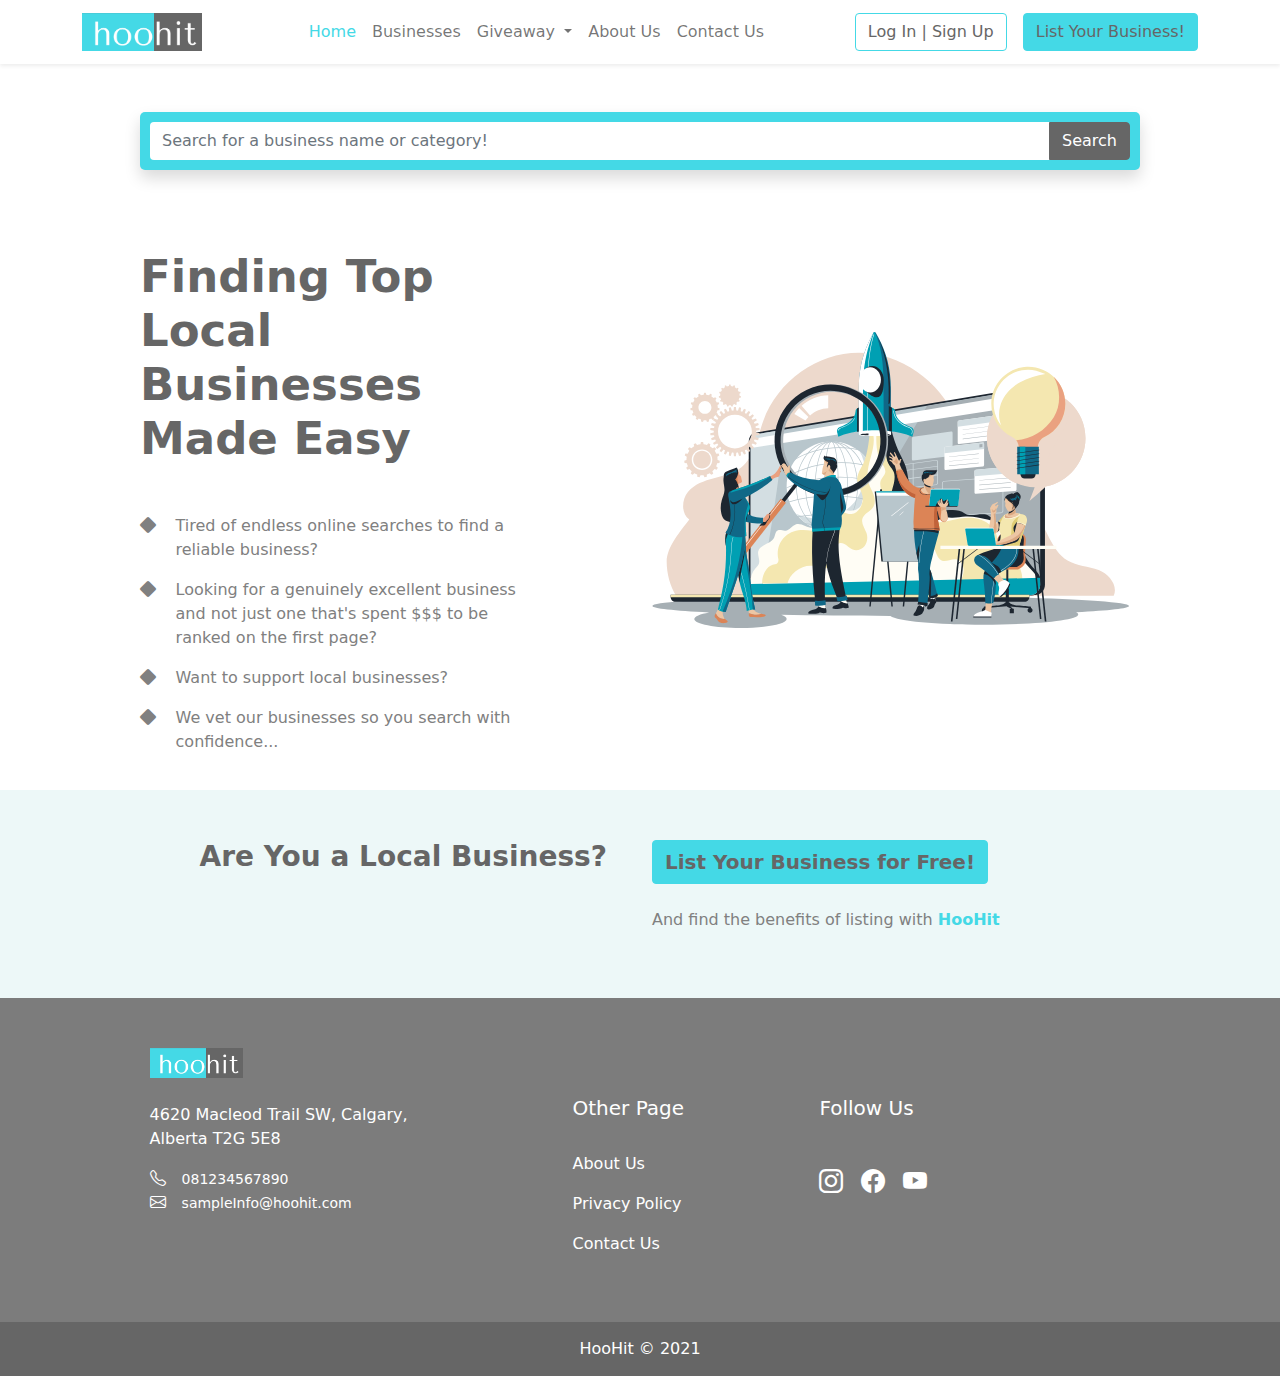
<file: index.html>
<!doctype html>
<html lang="en">
  <head>
    <!-- Required meta tags -->
    <meta charset="utf-8">
    <meta name="viewport" content="width=device-width, initial-scale=1">

    <!-- Bootstrap CSS -->
    <link href="css/bootstrap.css" rel="stylesheet">
    <link rel="stylesheet" href="https://cdn.jsdelivr.net/npm/bootstrap-icons@1.5.0/font/bootstrap-icons.css">
    <link rel="stylesheet" href="custom-style.css">

    <title>Home</title>
  </head>
  <body>
    <!-- NAVBAR -->
    <nav class="navbar navbar-expand-lg navbar-light shadow-sm" style="background-color: white;">
        <div class="container">
          <a class="navbar-brand" href="index.html"><img src="image/Logo.png" width="120"></a>
          <button class="navbar-toggler" type="button" data-bs-toggle="collapse" data-bs-target="#navbarSupportedContent" aria-controls="navbarSupportedContent" aria-expanded="false" aria-label="Toggle navigation">
            <span class="navbar-toggler-icon"></span>
          </button>
          <div class="collapse navbar-collapse" id="navbarSupportedContent">
            <ul class="navbar-nav mx-auto mb-2 mb-lg-0">
              <li class="nav-item">
                <a class="nav-link active" style="color: #44d9e6;" aria-current="page" href="index.html">Home</a>
              </li>
              <li class="nav-item">
                <a class="nav-link" href="businesses.html">Businesses</a>
              </li>
              <li class="nav-item dropdown">
                <a class="nav-link dropdown-toggle" href="#" id="navbarDropdown" role="button" data-bs-toggle="dropdown" aria-expanded="false">
                  Giveaway
                </a>
                <ul class="dropdown-menu" aria-labelledby="navbarDropdown">
                  <li><a class="dropdown-item" href="#">View All</a></li>
                </ul>
              </li>
              <li class="nav-item">
                <a class="nav-link" href="#">About Us</a>
              </li>
              <li class="nav-item">
                <a class="nav-link" href="#">Contact Us</a>
              </li>
            </ul>
            <form class="d-flex">
                <a  class="btn btn-cust-border" href="login-signup.html" style="margin-right: 1rem; " type="submit">Log In | Sign Up</a>
                <a  class="btn btn-cust-primary" href="business-register.html" type="submit">List Your Business!</a>
            </form>
          </div>
        </div>
      </nav>

      <div class="container-fluid text-center d-sm-none d-md-none d-lg-none d-xs-block" style="padding: 20px; background-color: #edf8f8;">
        <a href="#to-business" style="text-decoration: none; color: #44d9e6; font-weight: bold; font-size: 12px;">Are you a local business looking for customers?</a>
      </div>

      <div class="container" style="width: 80%;">
        <div class="shadow mt-5" style="background-color: #44d9e6; border-radius: 5px;">
          <div class="input-group mb-3" style="padding: 10px;">
            <input type="text" class="form-control" style="border-width: 0px;" placeholder="Search for a business name or category!" aria-label="Recipient's username" aria-describedby="button-addon2">
            <button class="btn btn-cust-secondary" type="button" id="button-addon2">Search</button>
          </div>
        </div>
      </div>

      <!-- For Desktop View -->

      <div class="container d-none d-lg-block" style="margin-top: 80px; margin-bottom: 50px; width: 80%;">
        <div class="row">
          <div class="col-sm-12 col-md-5 col-xs-12">
            <!-- <p style="color: #44d9e6;">WELCOME TO HOOHIT</p> -->
            <h1 style="color: #666666; font-weight: bolder; font-size: 45px;">Finding Top Local Businesses Made Easy</h1>

            <div style="color: grey; margin-bottom: -30px; font-weight: 500;">
              <div class="row mt-5">
                <div class="col-sm-1"><i class="bi bi-diamond-fill"></i></div>
                <div class="col-sm-11"><p>Tired of endless online searches to find a reliable business?</p></div>
              </div>
              <div class="row">
                <div class="col-md-1"><i class="bi bi-diamond-fill"></i></div>
                <div class="col-md-11"><p>Looking for a genuinely excellent business and not just one that's spent $$$ to be ranked on the first page?</p></div>
              </div>
              <div class="row">
                <div class="col-md-1"><i class="bi bi-diamond-fill"></i></div>
                <div class="col-md-11"><p>Want to support local businesses?</p></div>
              </div>
              <div class="row">
                <div class="col-md-1"><i class="bi bi-diamond-fill"></i></div>
                <div class="col-md-11"><p>We vet our businesses so you search with confidence...</p></div>
              </div>
            </div>
          </div>

          <div class="col-md-7 col-sm-12 d-flex justify-content-end" style="margin-top: -30px;">
            <img src="image/home page.svg" alt="..." width="90%">
          </div>
        </div>
      </div>

      <!-- For Mobile View -->

      <div class="container d-lg-none d-xs-block d-md-block" style="margin-top: 80px; width: 80%;">
        <div class="row">
          <div class="col-xs-12 mb-5" style="margin-top: -50px;">
            <img src="image/home page.svg" width="100%" alt="...">
          </div>

          <div class="col-sm-12 col-md-12 col-xs-12">
            <!-- <p style="color: #44d9e6;">WELCOME TO HOOHIT</p> -->
            <h1 style="color: #666666; font-weight: bolder; font-size: 30px;">Finding Top Local Businesses Made Easy</h1>
            
            <div style="color: grey; font-size: 12px; font-weight: 500;">
              <table class="mt-5 mb-4">
                <tr>
                  <td style="vertical-align: top;"><i class="bi bi-diamond-fill"></i>&ensp;&ensp;</td>
                  <td style="vertical-align: top; padding-bottom: 10px; padding-left: 10px;"><small>Tired of endless online searches to find a reliable business?</small></td>
                </tr>
                <tr>
                  <td style="vertical-align: top;"><i style="top: -10px;" class="bi bi-diamond-fill"></i>&ensp;&ensp;</td>
                  <td style="vertical-align: top; padding-bottom: 10px; padding-left: 10px;"><small>Looking for a genuinely excellent business and not just one that's spent $$$ to be ranked on the first page?</small></td>
                </tr>
                <tr>
                  <td style="vertical-align: top;"><i class="bi bi-diamond-fill"></i>&ensp;&ensp;</td>
                  <td style="vertical-align: top; padding-bottom: 10px; padding-left: 10px;"><small>Want to support local businesses?</small></td>
                </tr>
                <tr>
                  <td style="vertical-align: top;"><i class="bi bi-diamond-fill"></i>&ensp;&ensp;</td>
                  <td style="vertical-align: top; padding-bottom: 10px; padding-left: 10px;"><small>We vet our businesses so you search with confidence...</small></td>
                </tr>
              </table>
            </div>
          </div>
        </div>
      </div>

      <div class="container-fluid" style="background-color: #edf8f8; margin-top: 10px;">
        <div class="container d-none d-lg-block" style="width: 80%;">
          <div class="row" style="padding: 50px;">
            <div class="col-lg-6">
                <h3 style="color: #666666; font-weight: bolder;">Are You a Local Business?</h3>
            </div>
            <div class="col-lg-6">
              <a href="business-register.html" class="btn btn-cust-primary" style="font-size: 20px; font-weight: bold;" type="submit">List Your Business for Free!</a>
              <br><br>
              <p style="color:grey;">And find the benefits of listing with <span style="color: #44d9e6; font-weight: bold;">HooHit</span></p>
            </div>
          </div>
        </div>

        <div class="container d-lg-none d-xs-block d-md-block">
          <section id="to-business">
           <div class="row">
            <div class="col-md-12 col-sm-12 col-xs-12 text-center">
              <div style="margin-top: 50px; margin-bottom: 50px;">
                <h5 style="color: #666666; font-weight: bolder;">Are You a Local Business?</h5>
                <a href="business-register.html" class="btn btn-cust-primary mt-3" style="font-size: 17px; font-weight: bold;" type="submit">List Your Business for Free!</a>
                <p style="color:grey; margin-top: 25px;">And find the benefits of listing with <span style="color: #44d9e6; font-weight: bold;">HooHit.</span></p>
              </div>
            </div>
          </section>
        </div>
      </div>

      <div class="container-fluid" style="background-color: #7C7C7C;">
        <div class="container" style="width: 80%; padding-top: 50px; padding-bottom: 50px;">
          <div class="row">
            <div class="col-lg-4 col-md-5 col-sm-12 col-xs-12" style="color: white;">
              <img src="image/Logo.png" width="30%" alt="...">
              <p style="margin-top: 25px;">4620 Macleod Trail SW, Calgary, Alberta T2G 5E8</p>
              <i class="bi bi-telephone"></i>&ensp;&ensp;<small>081234567890</small> <br>
              <i class="bi bi-envelope"></i>&ensp;&ensp;<small>sampleInfo@hoohit.com</small>
            </div>
            <div class="d-none d-lg-block col-lg-4" style="color: white; padding-left: 100px;">
              <h5 class="mt-5">Other Page</h5>
              <br>
              <p>About Us</p>
              <p>Privacy Policy</p>
              <p>Contact Us</p>
            </div>
            <div class="d-md-block d-lg-none d-xs-block col-md-4 col-sm-4 col-xs-12" style="color: white;">
              <h5 class="mt-5">Other Page</h5>
              <br>
              <p>About Us</p>
              <p>Privacy Policy</p>
              <p>Contact Us</p>
            </div>
            <div class="col-lg-4 col-md-3 col-sm-12 col-xs-12" style="color: white; font-size: 24px;">
              <h5 class="mt-5">Follow Us</h5>
              <br>
              <div class="d-inline" style="margin-right: 10px;">
                <i class="bi bi-instagram"></i>
              </div>
              <div class="d-inline" style="margin-right: 10px;">
                <i class="bi bi-facebook"></i>
              </div>
              <div class="d-inline">
                <i class="bi bi-youtube"></i>
              </div>
            </div>
          </div>
        </div>
      </div>

      <div class="container-fluid text-center" style="background-color: #666666;">
        <div style="padding-top: 15px; padding-bottom: 15px; color: white;">HooHit © 2021</div>
      </div>

    <script src="js/bootstrap.js"></script>
    <script src="js/popper.min.js"></script>
  </body>
</html>
</file>
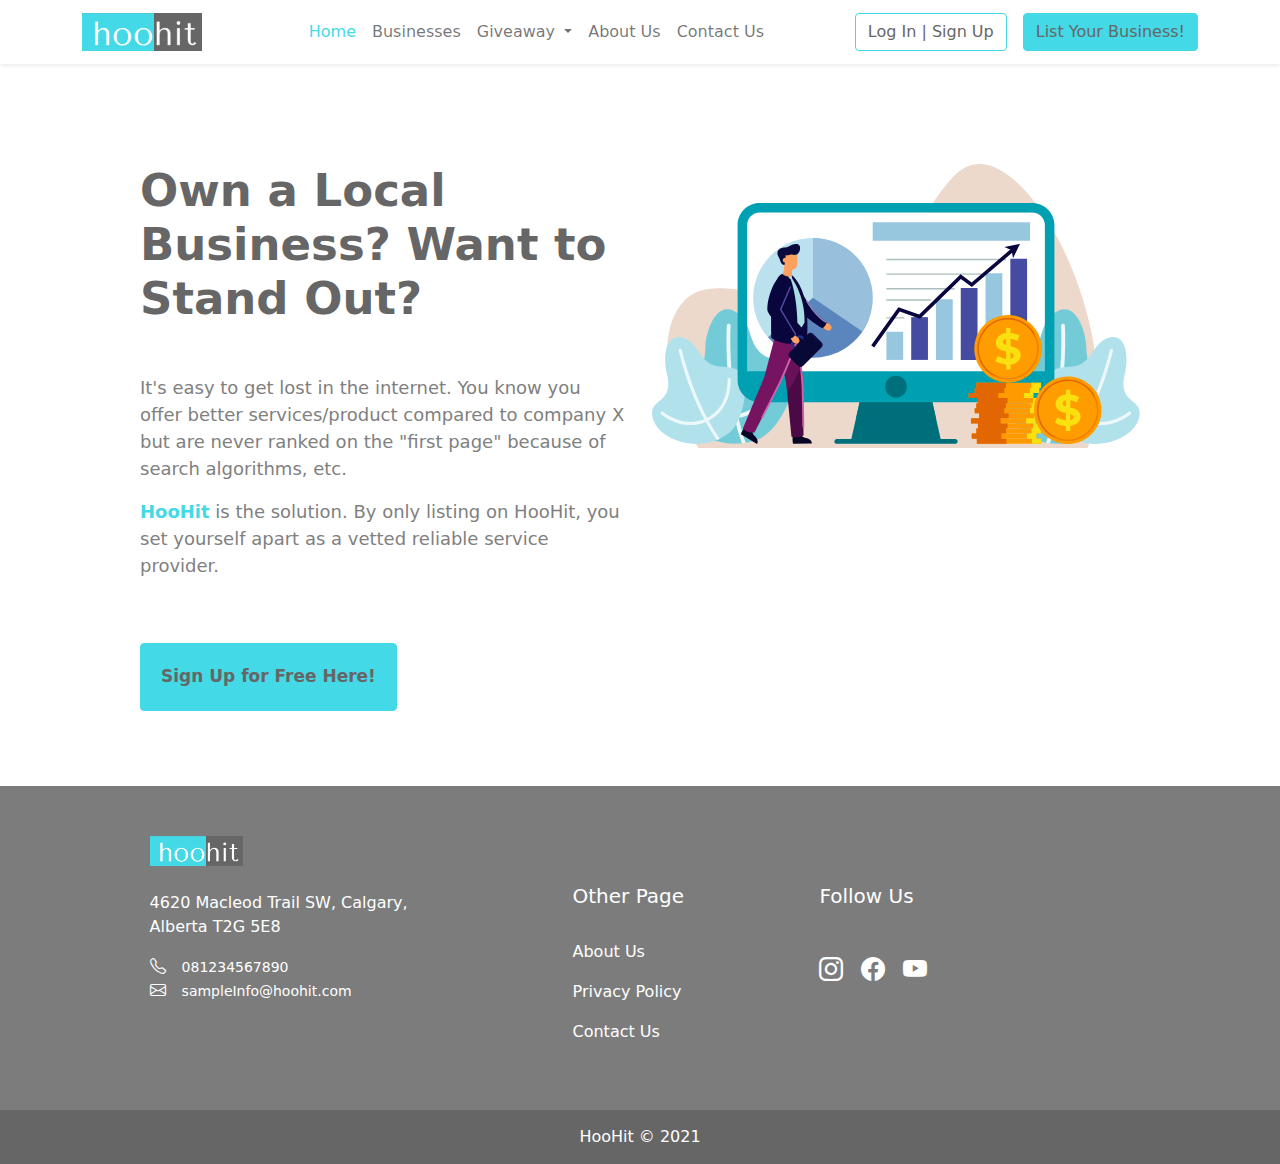
<file: business-landing.html>
<!doctype html>
<html lang="en">
  <head>
    <!-- Required meta tags -->
    <meta charset="utf-8">
    <meta name="viewport" content="width=device-width, initial-scale=1">

    <!-- Bootstrap CSS -->
    <link href="css/bootstrap.css" rel="stylesheet">
    <link rel="stylesheet" href="https://cdn.jsdelivr.net/npm/bootstrap-icons@1.5.0/font/bootstrap-icons.css">
    <link rel="stylesheet" href="custom-style.css">

    <title>Business</title>
  </head>
  <body>
    <!-- NAVBAR -->
    <nav class="navbar navbar-expand-lg navbar-light shadow-sm" style="background-color: white;">
        <div class="container">
          <a class="navbar-brand" href="index.html"><img src="image/Logo.png" width="120"></a>
          <button class="navbar-toggler" type="button" data-bs-toggle="collapse" data-bs-target="#navbarSupportedContent" aria-controls="navbarSupportedContent" aria-expanded="false" aria-label="Toggle navigation">
            <span class="navbar-toggler-icon"></span>
          </button>
          <div class="collapse navbar-collapse" id="navbarSupportedContent">
            <ul class="navbar-nav mx-auto mb-2 mb-lg-0">
              <li class="nav-item">
                <a class="nav-link active" style="color: #44d9e6;" aria-current="page" href="index.html">Home</a>
              </li>
              <li class="nav-item">
                <a class="nav-link" href="businesses.html">Businesses</a>
              </li>
              <li class="nav-item dropdown">
                <a class="nav-link dropdown-toggle" href="#" id="navbarDropdown" role="button" data-bs-toggle="dropdown" aria-expanded="false">
                  Giveaway
                </a>
                <ul class="dropdown-menu" aria-labelledby="navbarDropdown">
                  <li><a class="dropdown-item" href="#">View All</a></li>
                </ul>
              </li>
              <li class="nav-item">
                <a class="nav-link" href="#">About Us</a>
              </li>
              <li class="nav-item">
                <a class="nav-link" href="#">Contact Us</a>
              </li>
            </ul>
            <form class="d-flex">
                <a  class="btn btn-cust-border" href="login-signup.html" style="margin-right: 1rem;" type="submit">Log In | Sign Up</a>
                <a  class="btn btn-cust-primary" href="business-register.html" type="submit">List Your Business!</a>
            </form>
          </div>
        </div>
      </nav>

      <div class="container" style="margin-top: 100px; width: 80%;">
        <div class="row">
          <div class="col-xs-12 col-md-12 col-sm-12 d-lg-none d-md-block d-xs-block mb-5" style="margin-top: -50px;">
            <img src="image/sign up business.svg" width="100%" alt="...">
          </div>

          <div class="col-lg-6 col-sm-12 col-md-12 col-xs-12">
            <!-- <p style="color: #44d9e6;">WELCOME TO HOOHIT</p> -->
            <h1 class="d-none d-lg-block" style="color: #666666; font-weight: bolder; font-size: 45px;">Own a Local Business? Want to Stand Out?</h1>
            <h1 class="d-md-block d-lg-none d-xs-block" style="color: #666666; font-weight: bolder; font-size: 30px;">Own a Local Business? Want to Stand Out?</h1>

            <div style="color: grey;">
              <div class="row mt-5">
                <div class="col-md-12 col-sm-12 col-xs-12 d-none d-sm-block" style="font-size: 18px;">
                    <p>It's easy to get lost in the internet. You know you offer better services/product
                    compared to company X but are never ranked on the "first page" because of 
                    search algorithms, etc.</p>
                    <p><span style="color: #44d9e6; font-weight: bold;">HooHit</span> is the solution. By only listing on HooHit, you set yourself apart as a 
                    vetted reliable service provider.</p>
                </div>

                <div class="col-md-12 col-sm-12 col-xs-12 d-md-none d-lg-none d-xs-block" style="font-size: 14px;">
                  <p>It's easy to get lost in the internet. You know you offer better services/product
                  compared to company X but are never ranked on the "first page" because of 
                  search algorithms, etc.</p>
                  <p><span style="color: #44d9e6; font-weight: bold;">HooHit</span> is the solution. By only listing on HooHit, you set yourself apart as a 
                  vetted reliable service provider.</p>
              </div>
              </div>
            </div>

            <a href="business-register.html" class="btn btn-cust-primary mt-5" style="padding: 20px; margin-bottom: 75px; font-size: 17px; font-weight: bold;" type="submit">Sign Up for Free Here!</a>
          </div>

          <div class="col-lg-6 d-none d-lg-block">
            <img src="image/sign up business.svg" width="100%" alt="...">
          </div>
        </div>
      </div>

      <div class="container-fluid" style="background-color: #7C7C7C;">
        <div class="container" style="width: 80%; padding-top: 50px; padding-bottom: 50px;">
          <div class="row">
            <div class="col-lg-4 col-md-5 col-sm-12 col-xs-12" style="color: white;">
              <img src="image/Logo.png" width="30%" alt="...">
              <p style="margin-top: 25px;">4620 Macleod Trail SW, Calgary, Alberta T2G 5E8</p>
              <i class="bi bi-telephone"></i>&ensp;&ensp;<small>081234567890</small> <br>
              <i class="bi bi-envelope"></i>&ensp;&ensp;<small>sampleInfo@hoohit.com</small>
            </div>
            <div class="d-none d-lg-block col-lg-4" style="color: white; padding-left: 100px;">
              <h5 class="mt-5">Other Page</h5>
              <br>
              <p>About Us</p>
              <p>Privacy Policy</p>
              <p>Contact Us</p>
            </div>
            <div class="d-md-block d-lg-none d-xs-block col-md-4 col-sm-4 col-xs-12" style="color: white;">
              <h5 class="mt-5">Other Page</h5>
              <br>
              <p>About Us</p>
              <p>Privacy Policy</p>
              <p>Contact Us</p>
            </div>
            <div class="col-lg-4 col-md-3 col-sm-12 col-xs-12" style="color: white; font-size: 24px;">
              <h5 class="mt-5">Follow Us</h5>
              <br>
              <div class="d-inline" style="margin-right: 10px;">
                <i class="bi bi-instagram"></i>
              </div>
              <div class="d-inline" style="margin-right: 10px;">
                <i class="bi bi-facebook"></i>
              </div>
              <div class="d-inline">
                <i class="bi bi-youtube"></i>
              </div>
            </div>
          </div>
        </div>
      </div>

      <div class="container-fluid text-center" style="background-color: #666666;">
        <div style="padding-top: 15px; padding-bottom: 15px; color: white;">HooHit © 2021</div>
      </div>

    <script src="js/bootstrap.js"></script>
    <script src="js/popper.min.js"></script>
  </body>
</html>
</file>
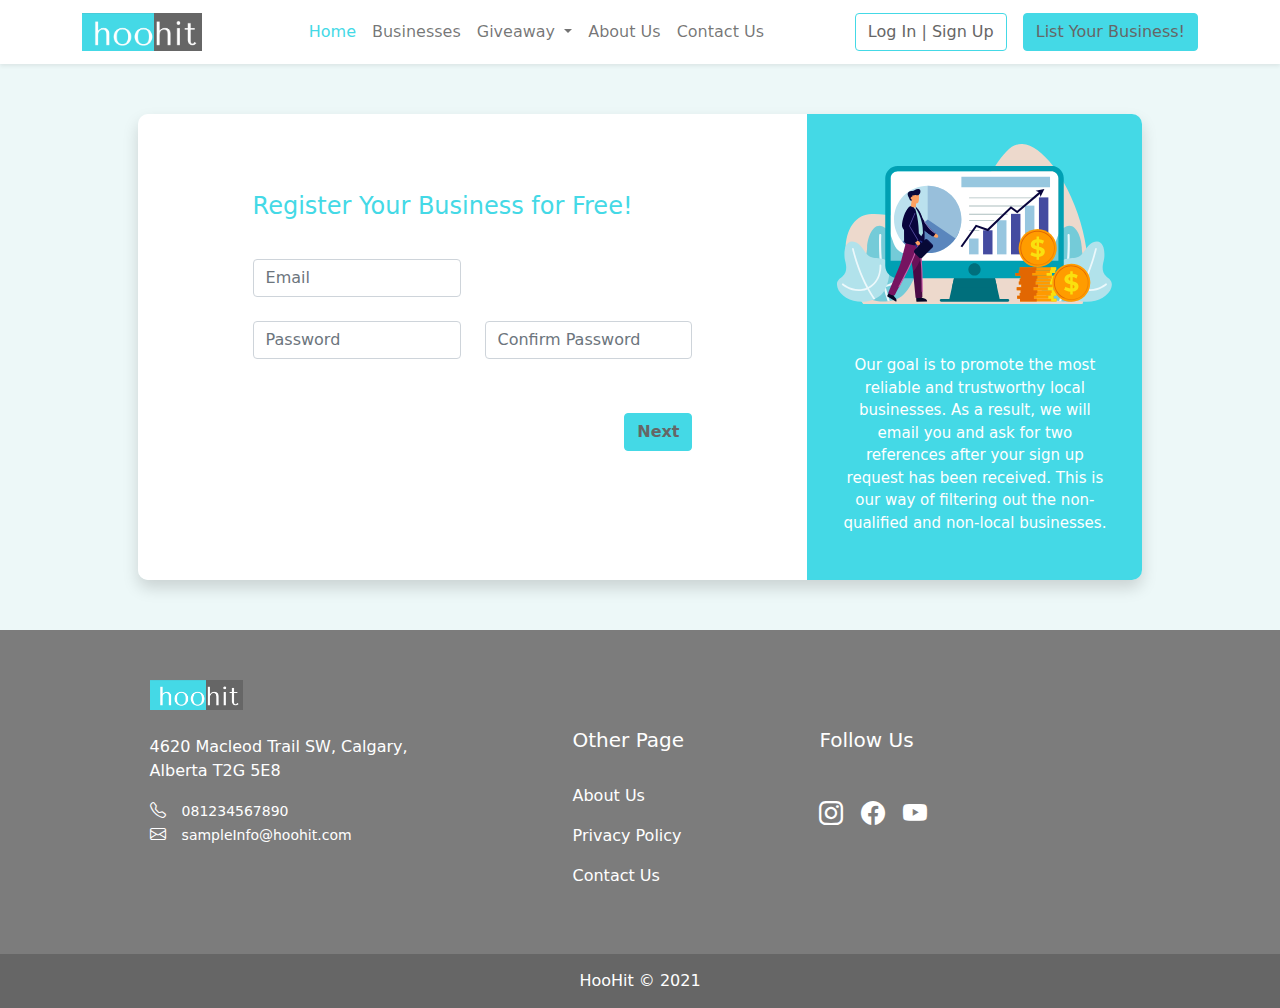
<file: business-register.html>
<!doctype html>
<html lang="en">
  <head>
    <!-- Required meta tags -->
    <meta charset="utf-8">
    <meta name="viewport" content="width=device-width, initial-scale=1">

    <!-- Bootstrap CSS -->
    <link href="css/bootstrap.css" rel="stylesheet">
    <link rel="stylesheet" href="https://cdn.jsdelivr.net/npm/bootstrap-icons@1.5.0/font/bootstrap-icons.css">
    <link rel="stylesheet" href="custom-style.css">

    <title>Business Register</title>
  </head>
  <body>
    <!-- NAVBAR -->
    <nav class="navbar navbar-expand-lg navbar-light shadow-sm" style="background-color: white;">
        <div class="container">
          <a class="navbar-brand" href="index.html"><img src="image/Logo.png" width="120"></a>
          <button class="navbar-toggler" type="button" data-bs-toggle="collapse" data-bs-target="#navbarSupportedContent" aria-controls="navbarSupportedContent" aria-expanded="false" aria-label="Toggle navigation">
            <span class="navbar-toggler-icon"></span>
          </button>
          <div class="collapse navbar-collapse" id="navbarSupportedContent">
            <ul class="navbar-nav mx-auto mb-2 mb-lg-0">
              <li class="nav-item">
                <a class="nav-link active" style="color: #44d9e6;" aria-current="page" href="index.html">Home</a>
              </li>
              <li class="nav-item">
                <a class="nav-link" href="businesses.html">Businesses</a>
              </li>
              <li class="nav-item dropdown">
                <a class="nav-link dropdown-toggle" href="#" id="navbarDropdown" role="button" data-bs-toggle="dropdown" aria-expanded="false">
                  Giveaway
                </a>
                <ul class="dropdown-menu" aria-labelledby="navbarDropdown">
                  <li><a class="dropdown-item" href="#">View All</a></li>
                </ul>
              </li>
              <li class="nav-item">
                <a class="nav-link" href="#">About Us</a>
              </li>
              <li class="nav-item">
                <a class="nav-link" href="#">Contact Us</a>
              </li>
            </ul>
            <form class="d-flex">
                <a  class="btn btn-cust-border" href="login-signup.html" style="margin-right: 1rem;" type="submit">Log In | Sign Up</a>
                <a  class="btn btn-cust-primary" href="business-register.html" type="submit">List Your Business!</a>
            </form>
          </div>
        </div>
      </nav>

      <div class="container-fluid" style="background-color: #edf8f8; padding-top: 50px; padding-bottom: 50px;">
        <!-- For Web View -->
        <div class="container shadow d-none d-lg-block" style="width: 80%; border-radius: 10px;">
          <div class="row">
            <div class="col-lg-8" style="padding: 30px; border-bottom-left-radius: 10px; border-top-left-radius: 10px; background-color: white;">
              <div class="container" style="width: 80%;">
                <div class="mt-5" style="color: #44d9e6; padding-bottom: 30px;">
                  <h4>Register Your Business for Free!</h4>
                </div>
                <div class="row">
                  <div class="col-sm-6">
                    <input type="text" class="form-control" id="email" placeholder="Email">
                  </div>
                </div>
                <div class="row mt-4">
                  <div class="col-lg-6">
                    <div class="col-lg-12">
                      <input type="password" class="form-control" id="inputPassword" placeholder="Password">
                    </div>
                  </div>
                  <div class="col-lg-6">
                    <div class="col-lg-12">
                      <input type="password" class="form-control" id="inputPassword" placeholder="Confirm Password">
                    </div>
                  </div>
                </div>
                <br>
                <div class="d-flex justify-content-end">
                  <a href="business-register2.html" class="btn btn-cust-primary" style="margin-top: 30px; margin-bottom: 20px; font-weight: bold;" type="submit">Next</a>
                </div>
              </div>
            </div>
            
            <div class="col-lg-4" style="padding: 30px; border-bottom-right-radius: 10px; border-top-right-radius: 10px; background-color: #44d9e6;">
              <div class="col-lg-12 text-center" style="font-size: 15px; font-weight: 400;">
                <img src="image/sign up business.svg" width="100%" alt="...">
                <p style="color:white; margin-top: 50px;">Our goal is to promote the most reliable and trustworthy local businesses. As a result, we will email you and ask for two references after your sign up request has been received. This is our way of filtering out the non-qualified and non-local businesses.</p>
              </div>
            </div>
          </div>
        </div>

        <!-- For Mobile View -->
        <div class="container shadow d-lg-none d-md-block d-sm-block d-xs-block" style="border-radius: 10px;">
          <div class="row">
            <!--PHONE-->
            <div class="col-xs-12 d-md-none d-sm-none d-xs-block" style="padding: 30px; border-top-left-radius: 10px; border-top-right-radius: 10px; background-color: #44d9e6;">
              <div class="col-xs-12 text-center" style="font-size: 12px; font-weight: 400;">
                <img src="image/sign up business.svg" width="100%" alt="...">
                <p style="color:white; margin-top: 50px;">Our goal is to promote the most reliable and trustworthy local businesses. As a result, we will email you and ask for two references after your sign up request has been received. This is our way of filtering out the non-qualified and non-local businesses.</p>
              </div>
            </div>

            <!--TAB-->
            <div class="col-md-12 col-sm-12 d-none d-md-block d-sm-block" style="padding: 30px; border-top-left-radius: 10px; border-top-right-radius: 10px; background-color: #44d9e6;">
              <div class="row">
                <div class="col-md-2 col-sm-2"></div>
                <div class="col-md-8 col-sm-8 text-center" style="font-size: 12px; font-weight: 400;">
                  <img src="image/sign up business.svg" width="100%" alt="...">
                  <p style="color:white; margin-top: 50px;">Our goal is to promote the most reliable and trustworthy local businesses. As a result, we will email you and ask for two references after your sign up request has been received. This is our way of filtering out the non-qualified and non-local businesses.</p>
                </div>
                <div class="col-md-2 col-sm-2"></div>
              </div>
            </div>

            <div class="col-md-12 col-sm-12 col-xs-12" style="padding: 30px; border-bottom-left-radius: 10px; border-bottom-right-radius: 10px; background-color: white;">
              <!-- PHONE -->
              <div class="container d-md-none d-sm-none d-xs-block">
                <div style="color: #44d9e6; padding-bottom: 20px;">
                  <h4>Register Your Business for Free!</h4>
                </div>
                <div class="col-xs-12">
                  <input type="text" class="form-control" id="email" placeholder="Email">
                </div>
                <div class="col-xs-12 mt-4">
                  <input type="password" class="form-control" id="inputPassword" placeholder="Password">
                </div>
                <div class="col-xs-12 mt-4">
                  <input type="password" class="form-control" id="inputPassword" placeholder="Confirm Password">
                </div>
                <br>
                <div class="d-flex justify-content-end">
                  <a href="business-register2.html" class="btn btn-cust-primary" style="margin-bottom: 20px; font-weight: bold;" type="submit">Next</a>
                </div>
              </div>

              <!--TAB-->
              <div class="container d-none d-md-block d-sm-block">
                <div style="color: #44d9e6; padding-bottom: 20px;">
                  <h4>Register Your Business for Free!</h4>
                </div>
                <div class="row">
                  <div class="col-md-6 col-sm-6">
                    <input type="text" class="form-control" id="email" placeholder="Email">
                  </div>
                </div>
                <div class="row mt-4">
                  <div class="col-md-6 col-sm-6">
                    <input type="password" class="form-control" id="inputPassword" placeholder="Password">
                  </div>
                  <div class="col-md-6 col-sm-6">
                    <input type="password" class="form-control" id="inputPassword" placeholder="Confirm Password">
                  </div>
                </div>
                <br>
                <div class="d-flex justify-content-end">
                  <a href="business-register2.html" class="btn btn-cust-primary" style="margin-bottom: 20px; font-weight: bold;" type="submit">Next</a>
                </div>
              </div>
            </div>
          </div>
        </div>
      </div>

      <div class="container-fluid" style="background-color: #7C7C7C;">
        <div class="container" style="width: 80%; padding-top: 50px; padding-bottom: 50px;">
          <div class="row">
            <div class="col-lg-4 col-md-5 col-sm-12 col-xs-12" style="color: white;">
              <img src="image/Logo.png" width="30%" alt="...">
              <p style="margin-top: 25px;">4620 Macleod Trail SW, Calgary, Alberta T2G 5E8</p>
              <i class="bi bi-telephone"></i>&ensp;&ensp;<small>081234567890</small> <br>
              <i class="bi bi-envelope"></i>&ensp;&ensp;<small>sampleInfo@hoohit.com</small>
            </div>
            <div class="d-none d-lg-block col-lg-4" style="color: white; padding-left: 100px;">
              <h5 class="mt-5">Other Page</h5>
              <br>
              <p>About Us</p>
              <p>Privacy Policy</p>
              <p>Contact Us</p>
            </div>
            <div class="d-md-block d-lg-none d-xs-block col-md-4 col-sm-4 col-xs-12" style="color: white;">
              <h5 class="mt-5">Other Page</h5>
              <br>
              <p>About Us</p>
              <p>Privacy Policy</p>
              <p>Contact Us</p>
            </div>
            <div class="col-lg-4 col-md-3 col-sm-12 col-xs-12" style="color: white; font-size: 24px;">
              <h5 class="mt-5">Follow Us</h5>
              <br>
              <div class="d-inline" style="margin-right: 10px;">
                <i class="bi bi-instagram"></i>
              </div>
              <div class="d-inline" style="margin-right: 10px;">
                <i class="bi bi-facebook"></i>
              </div>
              <div class="d-inline">
                <i class="bi bi-youtube"></i>
              </div>
            </div>
          </div>
        </div>
      </div>

      <div class="container-fluid text-center" style="background-color: #666666;">
        <div style="padding-top: 15px; padding-bottom: 15px; color: white;">HooHit © 2021</div>
      </div>

    <script src="js/bootstrap.js"></script>
    <script src="js/popper.min.js"></script>
  </body>
</html>
</file>
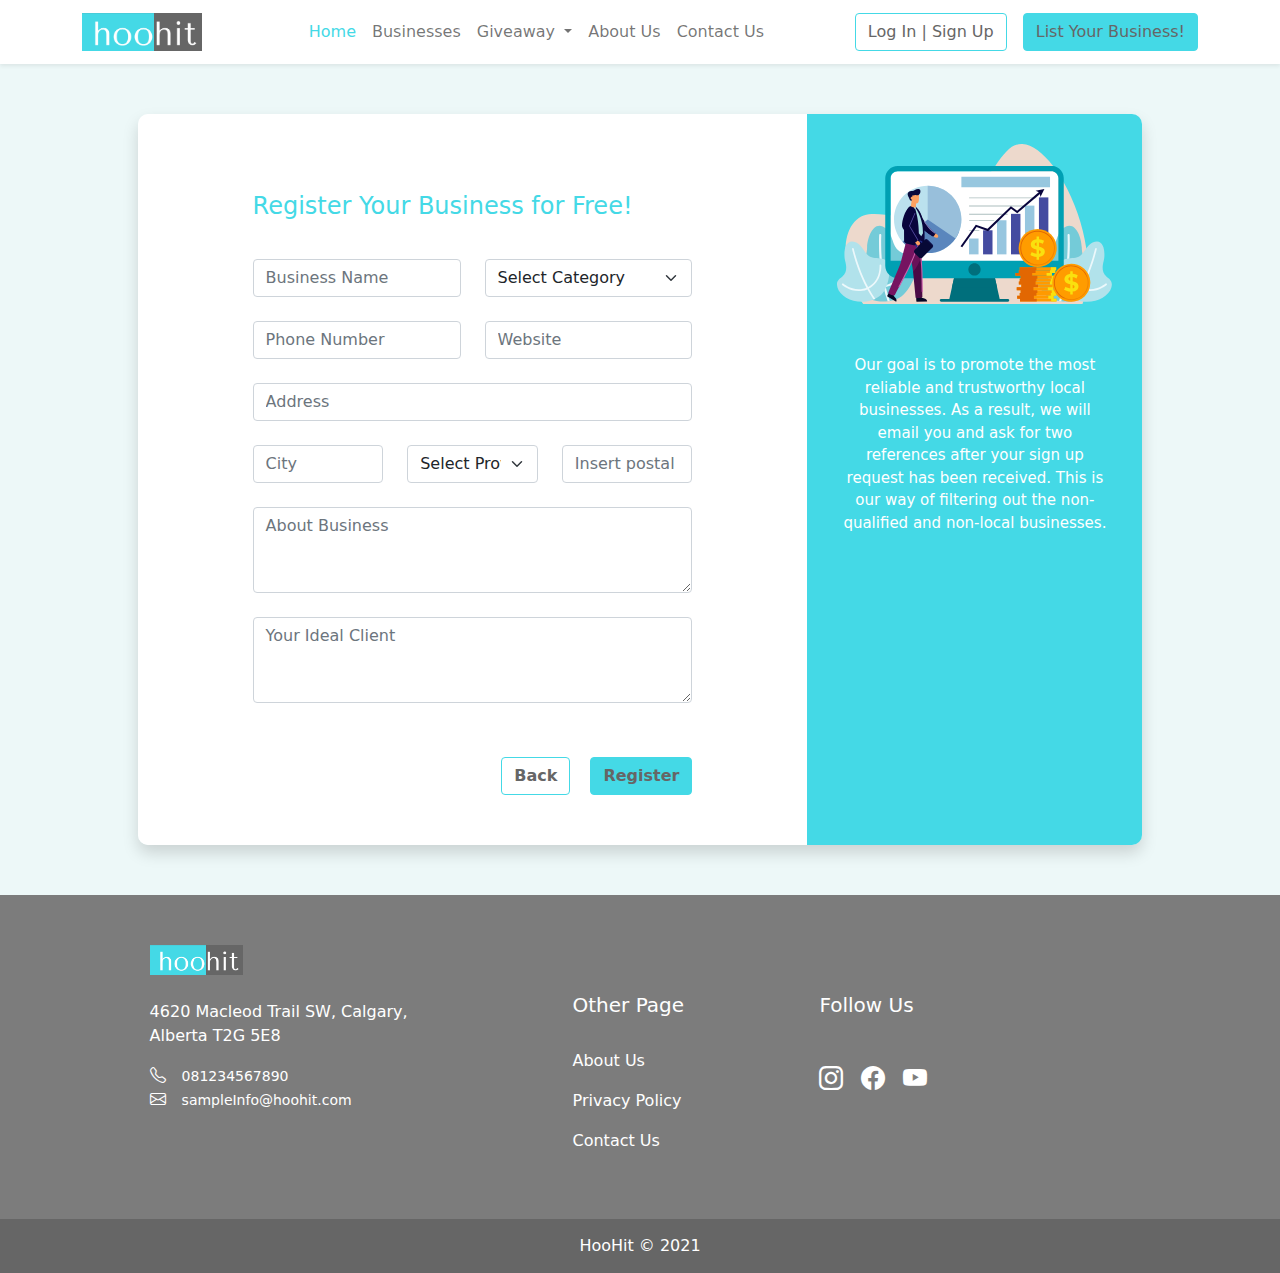
<file: business-register2.html>
<!doctype html>
<html lang="en">
  <head>
    <!-- Required meta tags -->
    <meta charset="utf-8">
    <meta name="viewport" content="width=device-width, initial-scale=1">

    <!-- Bootstrap CSS -->
    <link href="css/bootstrap.css" rel="stylesheet">
    <link rel="stylesheet" href="https://cdn.jsdelivr.net/npm/bootstrap-icons@1.5.0/font/bootstrap-icons.css">
    <link rel="stylesheet" href="custom-style.css">

    <title>Business Register</title>
  </head>
  <body>
    <!-- NAVBAR -->
    <nav class="navbar navbar-expand-lg navbar-light shadow-sm" style="background-color: white;">
        <div class="container">
          <a class="navbar-brand" href="index.html"><img src="image/Logo.png" width="120"></a>
          <button class="navbar-toggler" type="button" data-bs-toggle="collapse" data-bs-target="#navbarSupportedContent" aria-controls="navbarSupportedContent" aria-expanded="false" aria-label="Toggle navigation">
            <span class="navbar-toggler-icon"></span>
          </button>
          <div class="collapse navbar-collapse" id="navbarSupportedContent">
            <ul class="navbar-nav mx-auto mb-2 mb-lg-0">
              <li class="nav-item">
                <a class="nav-link active" style="color: #44d9e6;" aria-current="page" href="index.html">Home</a>
              </li>
              <li class="nav-item">
                <a class="nav-link" href="businesses.html">Businesses</a>
              </li>
              <li class="nav-item dropdown">
                <a class="nav-link dropdown-toggle" href="#" id="navbarDropdown" role="button" data-bs-toggle="dropdown" aria-expanded="false">
                  Giveaway
                </a>
                <ul class="dropdown-menu" aria-labelledby="navbarDropdown">
                  <li><a class="dropdown-item" href="#">View All</a></li>
                </ul>
              </li>
              <li class="nav-item">
                <a class="nav-link" href="#">About Us</a>
              </li>
              <li class="nav-item">
                <a class="nav-link" href="#">Contact Us</a>
              </li>
            </ul>
            <form class="d-flex">
                <a  class="btn btn-cust-border" href="login-signup.html" style="margin-right: 1rem;" type="submit">Log In | Sign Up</a>
                <a  class="btn btn-cust-primary" href="business-register.html" type="submit">List Your Business!</a>
            </form>
          </div>
        </div>
      </nav>

      <div class="container-fluid" style="background-color: #edf8f8; padding-top: 50px; padding-bottom: 50px;">
        <!-- For Web View -->
        <div class="container shadow d-none d-lg-block" style="width: 80%; border-radius: 10px;">
          <div class="row">
            <div class="col-lg-8" style="padding: 30px; border-bottom-left-radius: 10px; border-top-left-radius: 10px; background-color: white;">
              <div class="container" style="width: 80%;">
                <div class="mt-5" style="color: #44d9e6; padding-bottom: 30px;">
                  <h4>Register Your Business for Free!</h4>
                </div>
                <div class="row">
                  <div class="col-lg-6">
                    <div class="col-lg-12">
                      <input type="text" class="form-control" id="email" placeholder="Business Name">
                    </div>
                  </div>
                  <div class="col-lg-6">
                    <div class="col-lg-12">
                      <select class="form-select" id="inputGroupSelect01">
                        <option selected>Select Category</option>
                        <option value="1">Artist</option>
                        <option value="2">Accountant</option>
                        <option value="3">Actor</option>
                      </select>
                    </div>
                  </div>
                </div>
                <br>
                <div class="row">
                  <div class="col-lg-6">
                    <div class="col-lg-12">
                      <input type="text" class="form-control" id="email" placeholder="Phone Number">
                    </div>
                  </div>
                  <div class="col-lg-6">
                    <div class="col-lg-12">
                      <input type="text" class="form-control" id="email" placeholder="Website">
                    </div>
                  </div>
                </div>
                <div class="col-lg-12 mt-4">
                  <input type="text" class="form-control" id="address" placeholder="Address">
                </div>
                <br>
                <div class="row">
                  <div class="col-lg-4">
                    <div class="col-lg-12">
                      <input type="text" class="form-control" id="email" placeholder="City">
                    </div>
                  </div>
                  <div class="col-lg-4">
                    <div class="col-lg-12">
                      <select class="form-select" id="inputGroupSelect01">
                        <option selected>Select Province</option>
                        <option value="1">Alberta</option>
                        <option value="2">Manitoba</option>
                        <option value="3">Ontario</option>
                      </select>
                    </div>
                  </div>
                  <div class="col-lg-4">
                    <div class="col-lg-12">
                      <input type="text" class="form-control" id="email" placeholder="Insert postal code">
                    </div>
                  </div>
                </div>
                <div class="col-lg-12 mt-4">
                  <textarea class="form-control" id="exampleFormControlTextarea1" rows="3" placeholder="About Business"></textarea>
                </div>
                <div class="col-lg-12 mt-4">
                  <textarea class="form-control" id="exampleFormControlTextarea1" rows="3" placeholder="Your Ideal Client"></textarea>
                </div>
                <br>
                <div class="d-flex justify-content-end" style="margin-top: 30px;">
                  <a href="business-register.html" class="btn btn-cust-border" style="margin-bottom: 20px; margin-right: 20px; font-weight: bold;" type="submit">Back</a>
                  <a href="" class="btn btn-cust-primary" style="margin-bottom: 20px; font-weight: bold;" type="submit">Register</a>
                </div>
              </div>
            </div>
            
            <div class="col-lg-4" style="padding: 30px; border-bottom-right-radius: 10px; border-top-right-radius: 10px; background-color: #44d9e6;">
              <div class="col-lg-12 text-center" style="font-size: 15px; font-weight: 400;">
                <img src="image/sign up business.svg" width="100%" alt="...">
                <p style="color:white; margin-top: 50px;">Our goal is to promote the most reliable and trustworthy local businesses. As a result, we will email you and ask for two references after your sign up request has been received. This is our way of filtering out the non-qualified and non-local businesses.</p>
              </div>
            </div>
          </div>
        </div>

        <!-- For Mobile View -->
        <div class="container shadow d-lg-none d-md-block d-sm-block d-xs-block" style="border-radius: 10px;">
          <div class="row">
            <!--PHONE-->
            <div class="col-xs-12 d-md-none d-sm-none d-xs-block" style="padding: 30px; border-top-left-radius: 10px; border-top-right-radius: 10px; background-color: #44d9e6;">
              <div class="col-xs-12 text-center" style="font-size: 12px; font-weight: 400;">
                <img src="image/sign up business.svg" width="100%" alt="...">
                <p style="color:white; margin-top: 50px;">Our goal is to promote the most reliable and trustworthy local businesses. As a result, we will email you and ask for two references after your sign up request has been received. This is our way of filtering out the non-qualified and non-local businesses.</p>
              </div>
            </div>

            <!--TAB-->
            <div class="col-md-12 col-sm-12 d-none d-md-block d-sm-block" style="padding: 30px; border-top-left-radius: 10px; border-top-right-radius: 10px; background-color: #44d9e6;">
              <div class="row">
                <div class="col-md-2 col-sm-2"></div>
                <div class="col-md-8 col-sm-8 text-center" style="font-size: 12px; font-weight: 400;">
                  <img src="image/sign up business.svg" width="100%" alt="...">
                  <p style="color:white; margin-top: 50px;">Our goal is to promote the most reliable and trustworthy local businesses. As a result, we will email you and ask for two references after your sign up request has been received. This is our way of filtering out the non-qualified and non-local businesses.</p>
                </div>
                <div class="col-md-2 col-sm-2"></div>
              </div>
            </div>

            <div class="col-md-12 col-sm-12 col-xs-12 col-xs-12" style="padding: 30px; border-bottom-left-radius: 10px; border-bottom-right-radius: 10px; background-color: white;">
              <!--PHONE-->
              <div class="container d-md-none d-sm-none d-xs-block">
                <div style="color: #44d9e6; padding-bottom: 20px;">
                  <h4>Register Your Business for Free!</h4>
                </div>
                <div class="col-xs-12">
                  <input type="text" class="form-control" id="email" placeholder="Business Name">
                </div>
                <br>
                <div class="col-xs-12">
                  <select class="form-select" id="inputGroupSelect01">
                    <option selected>Select Category</option>
                    <option value="1">Artist</option>
                    <option value="2">Accountant</option>
                    <option value="3">Actor</option>
                  </select>
                </div>
                <div class="col-xs-12 mt-4">
                  <input type="text" class="form-control" id="email" placeholder="Phone Number">
                </div>
                <div class="col-xs-12 mt-4">
                  <input type="text" class="form-control" id="email" placeholder="Website">
                </div>
                <div class="col-xs-12 mt-4">
                  <input type="text" class="form-control" id="address" placeholder="Address">
                </div>
                <div class="col-xs-12 mt-4">
                  <input type="text" class="form-control" id="email" placeholder="City">
                </div>
                <div class="col-xs-12 mt-4">
                  <select class="form-select" id="inputGroupSelect01">
                    <option selected>Select Province</option>
                    <option value="1">Alberta</option>
                    <option value="2">Manitoba</option>
                    <option value="3">Ontario</option>
                  </select>
                </div>
                <div class="col-xs-12 mt-4">
                  <input type="text" class="form-control" id="email" placeholder="Postal Code">
                </div>
                <div class="col-xs-12 mt-4">
                  <textarea class="form-control" id="exampleFormControlTextarea1" rows="3" placeholder="About Business"></textarea>
                </div>
                <div class="col-xs-12 mt-4">
                  <textarea class="form-control" id="exampleFormControlTextarea1" rows="3" placeholder="Your Ideal Client"></textarea>
                </div>
                <br>
                <div class="d-flex justify-content-end" style="margin-top: 30px;">
                  <a href="business-register.html" class="btn btn-cust-border" style="margin-bottom: 20px; margin-right: 10px; font-weight: bold;" type="submit">Back</a>
                  <a href="" class="btn btn-cust-primary" style="margin-bottom: 20px; font-weight: bold;" type="submit">Register</a>
                </div>
              </div>

              <!--TAB-->
              <div class="container d-none d-md-block d-sm-block">
                <div style="color: #44d9e6; padding-bottom: 20px;">
                  <h4>Register Your Business for Free!</h4>
                </div>
                <div class="row">
                  <div class="col-md-6 col-sm-6">
                    <div class="col-md-12 col-sm-12">
                      <input type="text" class="form-control" id="email" placeholder="Business Name">
                    </div>
                  </div>
                  <div class="col-md-6 col-sm-6">
                    <div class="col-md-12 col-sm-12">
                      <select class="form-select" id="inputGroupSelect01">
                        <option selected>Select Category</option>
                        <option value="1">Artist</option>
                        <option value="2">Accountant</option>
                        <option value="3">Actor</option>
                      </select>
                    </div>
                  </div>
                </div>
                <br>
                <div class="row">
                  <div class="col-md-6 col-sm-6">
                    <div class="col-md-12 col-sm-12">
                      <input type="text" class="form-control" id="email" placeholder="Phone Number">
                    </div>
                  </div>
                  <div class="col-md-6 col-sm-6">
                    <div class="col-md-12 col-sm-12">
                      <input type="text" class="form-control" id="email" placeholder="Website">
                    </div>
                  </div>
                </div>
                <div class="col-md-12 col-sm-12 mt-4">
                  <input type="text" class="form-control" id="address" placeholder="Address">
                </div>
                <br>
                <div class="row">
                  <div class="col-md-4 col-sm-4">
                    <div class="col-md-12 col-sm-12">
                      <input type="text" class="form-control" id="email" placeholder="City">
                    </div>
                  </div>
                  <div class="col-md-4 col-sm-4">
                    <div class="col-md-12 col-sm-12">
                      <select class="form-select" id="inputGroupSelect01">
                        <option selected>Select Province</option>
                        <option value="1">Alberta</option>
                        <option value="2">Manitoba</option>
                        <option value="3">Ontario</option>
                      </select>
                    </div>
                  </div>
                  <div class="col-md-4 col-sm-4">
                    <div class="col-md-12 col-sm-12">
                      <input type="text" class="form-control" id="email" placeholder="Insert postal code">
                    </div>
                  </div>
                </div>
                <div class="col-md-12 col-sm-12 mt-4">
                  <textarea class="form-control" id="exampleFormControlTextarea1" rows="3" placeholder="About Business"></textarea>
                </div>
                <div class="col-md-12 col-sm-12 mt-4">
                  <textarea class="form-control" id="exampleFormControlTextarea1" rows="3" placeholder="Your Ideal Client"></textarea>
                </div>
                <br>
                <div class="d-flex justify-content-end" style="margin-top: 30px;">
                  <a href="business-register.html" class="btn btn-cust-border" style="margin-bottom: 20px; margin-right: 10px; font-weight: bold;" type="submit">Back</a>
                  <a href="" class="btn btn-cust-primary" style="margin-bottom: 20px; font-weight: bold;" type="submit">Register</a>
                </div>
              </div>
            </div>
          </div>
        </div>
      </div>

      <div class="container-fluid" style="background-color: #7C7C7C;">
        <div class="container" style="width: 80%; padding-top: 50px; padding-bottom: 50px;">
          <div class="row">
            <div class="col-lg-4 col-md-5 col-sm-12 col-xs-12" style="color: white;">
              <img src="image/Logo.png" width="30%" alt="...">
              <p style="margin-top: 25px;">4620 Macleod Trail SW, Calgary, Alberta T2G 5E8</p>
              <i class="bi bi-telephone"></i>&ensp;&ensp;<small>081234567890</small> <br>
              <i class="bi bi-envelope"></i>&ensp;&ensp;<small>sampleInfo@hoohit.com</small>
            </div>
            <div class="d-none d-lg-block col-lg-4" style="color: white; padding-left: 100px;">
              <h5 class="mt-5">Other Page</h5>
              <br>
              <p>About Us</p>
              <p>Privacy Policy</p>
              <p>Contact Us</p>
            </div>
            <div class="d-md-block d-lg-none d-xs-block col-md-4 col-sm-4 col-xs-12" style="color: white;">
              <h5 class="mt-5">Other Page</h5>
              <br>
              <p>About Us</p>
              <p>Privacy Policy</p>
              <p>Contact Us</p>
            </div>
            <div class="col-lg-4 col-md-3 col-sm-12 col-xs-12" style="color: white; font-size: 24px;">
              <h5 class="mt-5">Follow Us</h5>
              <br>
              <div class="d-inline" style="margin-right: 10px;">
                <i class="bi bi-instagram"></i>
              </div>
              <div class="d-inline" style="margin-right: 10px;">
                <i class="bi bi-facebook"></i>
              </div>
              <div class="d-inline">
                <i class="bi bi-youtube"></i>
              </div>
            </div>
          </div>
        </div>
      </div>

      <div class="container-fluid text-center" style="background-color: #666666;">
        <div style="padding-top: 15px; padding-bottom: 15px; color: white;">HooHit © 2021</div>
      </div>

    <script src="js/bootstrap.js"></script>
    <script src="js/popper.min.js"></script>
  </body>
</html>
</file>
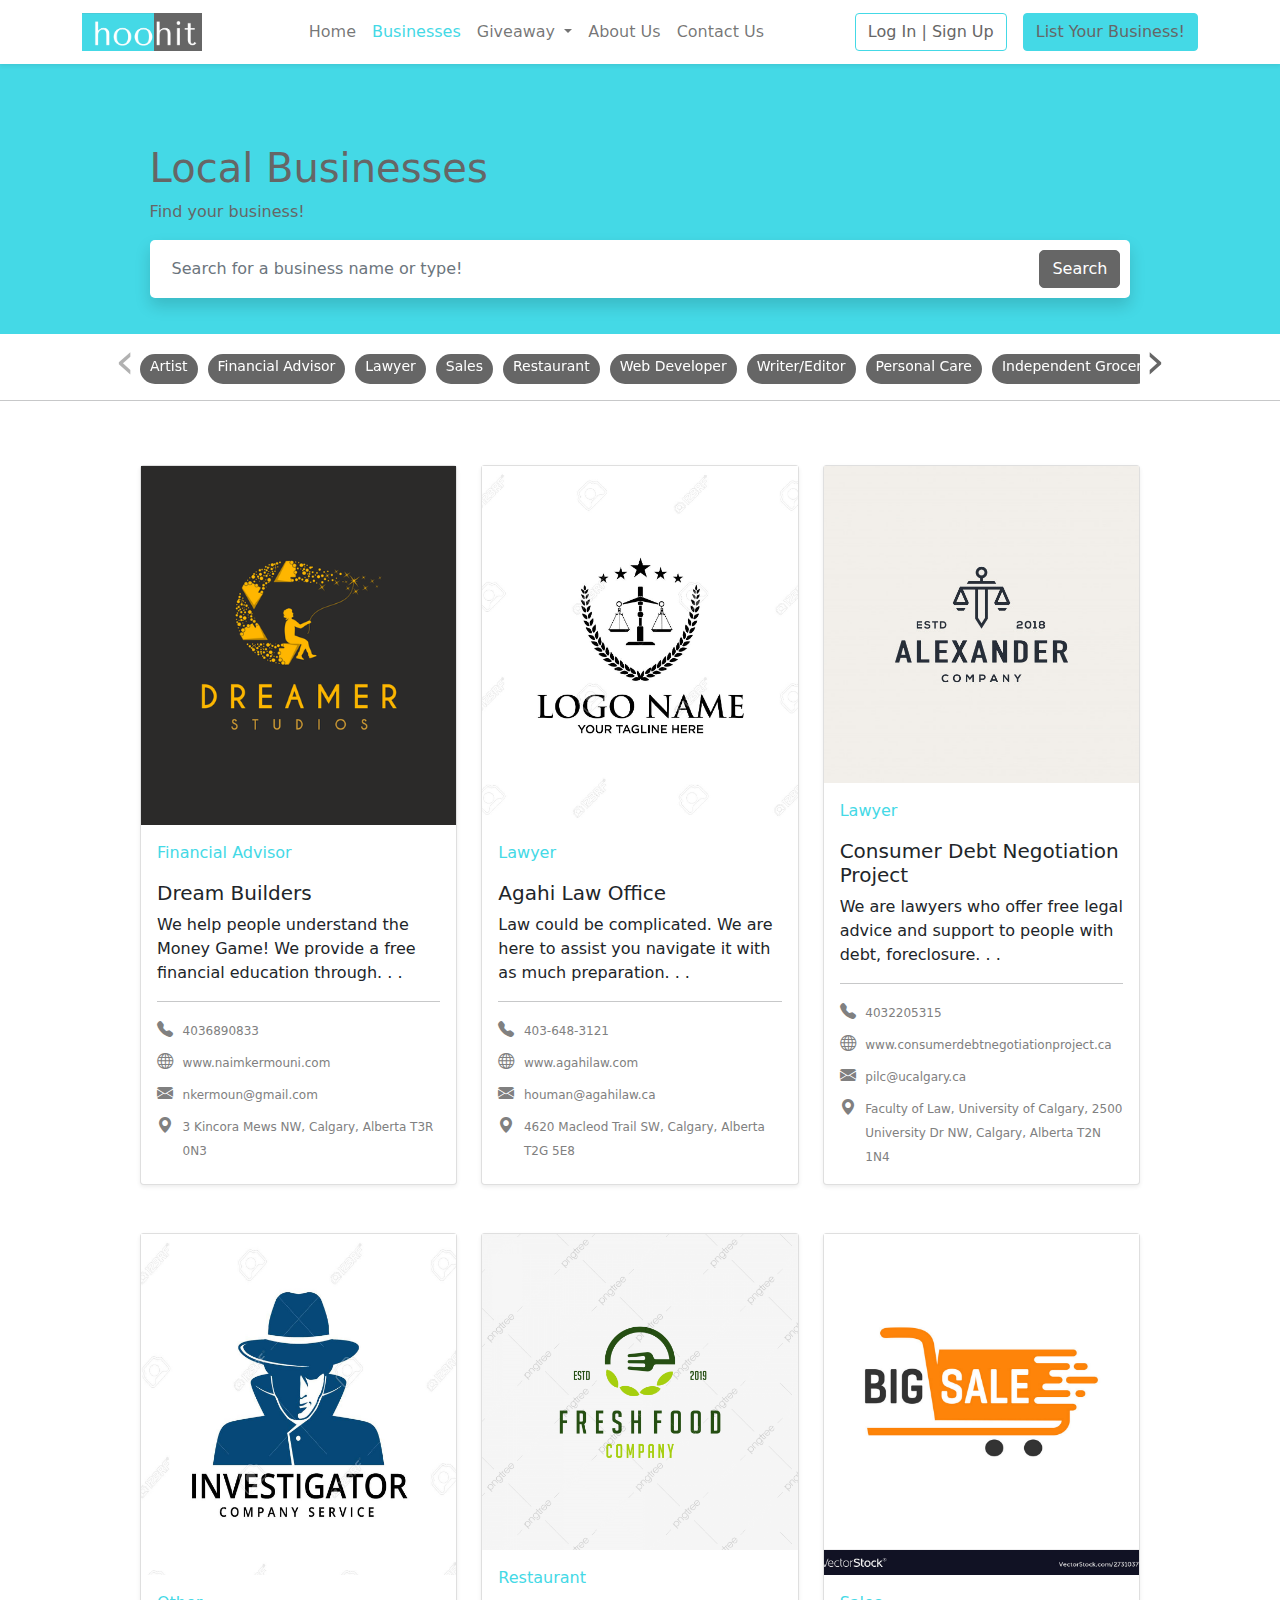
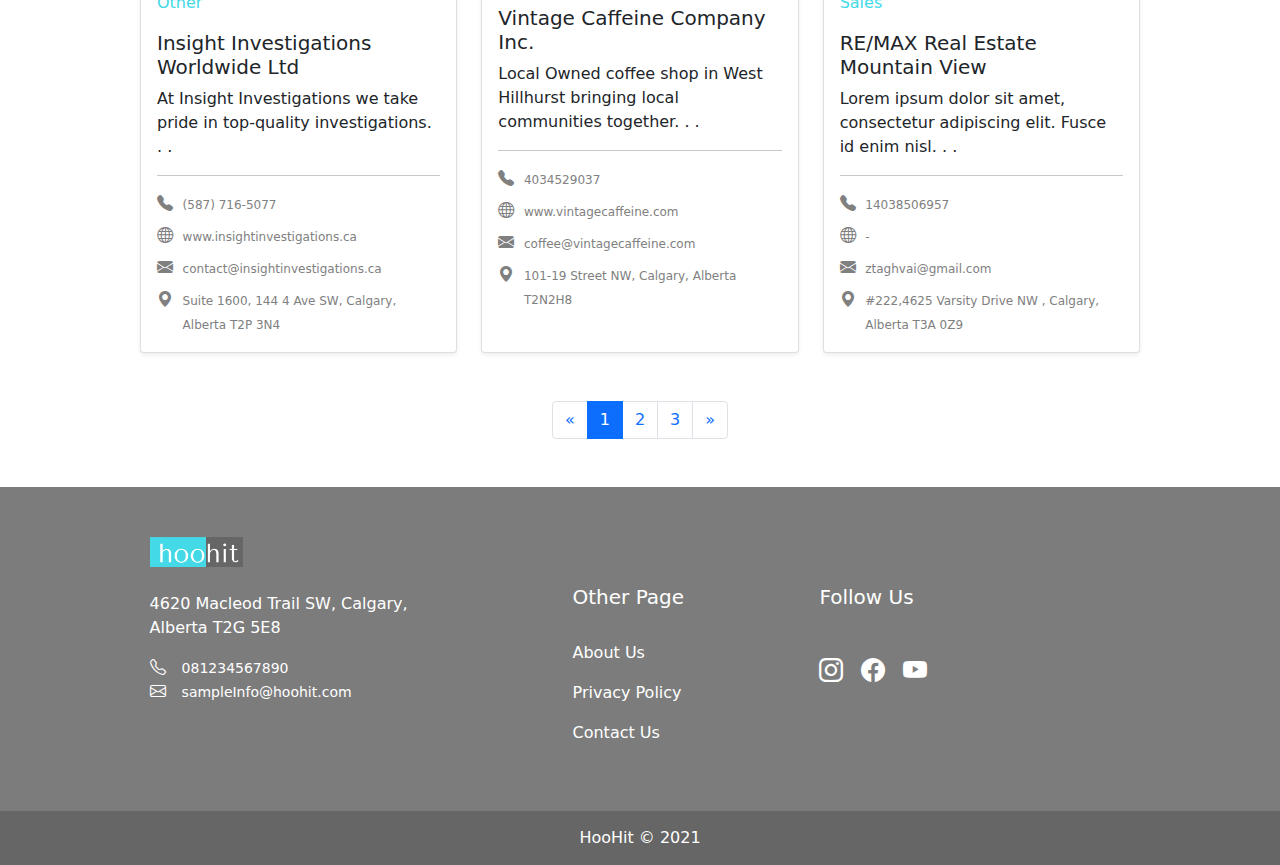
<file: businesses.html>
<!doctype html>
<html lang="en">
  <head>
    <!-- Required meta tags -->
    <meta charset="utf-8">
    <meta name="viewport" content="width=device-width, initial-scale=1">

    <!-- Bootstrap CSS -->
    <link href="css/bootstrap.css" rel="stylesheet">
    <link rel="stylesheet" href="https://cdn.jsdelivr.net/npm/bootstrap-icons@1.5.0/font/bootstrap-icons.css">
    <link rel="stylesheet" href="custom-style.css">
    <link rel="stylesheet" href="css/owl.carousel.min.css">
    <link rel="stylesheet" href="css/owl.theme.default.min.css">

    <title>Business Collection</title>
  </head>
  <body>
    <!-- NAVBAR -->
    <nav class="navbar navbar-expand-lg navbar-light shadow-sm" style="background-color: white;">
      <div class="container">
        <a class="navbar-brand" href="index.html"><img src="image/Logo.png" width="120"></a>

        <button class="navbar-toggler" type="button" data-bs-toggle="collapse" data-bs-target="#navbarSupportedContent" aria-controls="navbarSupportedContent" aria-expanded="false" aria-label="Toggle navigation">
          <span class="navbar-toggler-icon"></span>
        </button>

        <div class="collapse navbar-collapse" id="navbarSupportedContent">
          <ul class="navbar-nav mx-auto mb-2 mb-lg-0">
            <li class="nav-item">
              <a class="nav-link" aria-current="page" href="index.html">Home</a>
            </li>
            <li class="nav-item">
              <a class="nav-link active" style="color: #44d9e6;" href="#">Businesses</a>
            </li>
            <li class="nav-item dropdown">
              <a class="nav-link dropdown-toggle" href="#" id="navbarDropdown" role="button" data-bs-toggle="dropdown" aria-expanded="false">
                Giveaway
              </a>
              <ul class="dropdown-menu" aria-labelledby="navbarDropdown">
                <li><a class="dropdown-item" href="#">View All</a></li>
              </ul>
            </li>
            <li class="nav-item">
              <a class="nav-link" href="#">About Us</a>
            </li>
            <li class="nav-item">
              <a class="nav-link" href="#">Contact Us</a>
            </li>
          </ul>

          <form class="d-flex">
              <a  class="btn btn-cust-border" href="login-signup.html" style="margin-right: 1rem;" type="submit">Log In | Sign Up</a>
              <a  class="btn btn-cust-primary" href="business-register.html" type="submit">List Your Business!</a>
          </form>
        </div>
      </div>
    </nav>
      
    <div class="container-fluid" style="background-color: #44d9e6; height: 270px;">
      <!--DESKTOP VIEW-->
      <div class="container d-none d-sm-block" style="padding-top: 80px; width: 80%;">
        <div class="row">
          <div class="col-sm-12 col-xs-12">
            <h1 style="color: #666666;">Local Businesses</h1>
            <p style="color: #666666;">Find your business!</p>
            <div class="shadow" style="background-color: white; border-radius: 5px;">
              <div class="input-group mb-3" style="padding: 10px;">
                <input type="text" class="form-control" style="border-width: 0px;" placeholder="Search for a business name or type!" aria-label="Recipient's username" aria-describedby="button-addon2">
                <button class="btn btn-cust-secondary" style="border-radius: 5px;" type="button" id="button-addon2">Search</button>
              </div>
            </div>
          </div>
        </div>
      </div>
      <!--MOBILE VIEW-->
      <div class="container d-sm-none d-md-none d-lg-none d-xs-block" style="padding-top: 80px;">
        <div class="row">
          <div class="col-sm-12 col-xs-12">
            <h1 style="color: #666666;">Local Businesses</h1>
            <p style="color: #666666;">Find your business!</p>
            <div class="shadow" style="background-color: white; border-radius: 5px;">
              <div class="input-group mb-3" style="padding: 10px;">
                <input type="text" class="form-control" style="border-width: 0px;" placeholder="Search for a business name or type!" aria-label="Recipient's username" aria-describedby="button-addon2">
                <button class="btn btn-cust-secondary" style="border-radius: 5px;" type="button" id="button-addon2">Search</button>
              </div>
            </div>
          </div>
        </div>
      </div>
    </div>

    <div class="container" style="margin-top: 20px; width: 80%;">
      <div class="owl-carousel owl-theme">
        <div class="owl-bubble"><small class="owl-bubble-content">Artist</small></div>
        <div class="owl-bubble"><small class="owl-bubble-content">Financial Advisor</small></div>
        <div class="owl-bubble"><small class="owl-bubble-content">Lawyer</small></div>
        <div class="owl-bubble"><small class="owl-bubble-content">Sales</small></div>
        <div class="owl-bubble"><small class="owl-bubble-content">Restaurant</small></div>
        <div class="owl-bubble"><small class="owl-bubble-content">Web Developer</small></div>
        <div class="owl-bubble"><small class="owl-bubble-content">Writer/Editor</small></div>
        <div class="owl-bubble"><small class="owl-bubble-content">Personal Care</small></div>
        <div class="owl-bubble"><small class="owl-bubble-content">Independent Grocer</small></div>
        <div class="owl-bubble"><small class="owl-bubble-content">Conventional Supermarket</small></div>
        <div class="owl-bubble"><small class="owl-bubble-content">Pharmacy</small></div>
        <div class="owl-bubble"><small class="owl-bubble-content">Bookstore</small></div>
        <div class="owl-bubble"><small class="owl-bubble-content">Mail Order Catalog</small></div>
        <div class="owl-bubble"><small class="owl-bubble-content">Home and Textile</small></div>
        <div class="owl-bubble"><small class="owl-bubble-content">Convenience Store</small></div>
        <div class="owl-bubble"><small class="owl-bubble-content">Pet Supply Store/Grooming</small></div>
        <div class="owl-bubble"><small class="owl-bubble-content">Medical Professional</small></div>
        <div class="owl-bubble"><small class="owl-bubble-content">Health Club</small></div>
        <div class="owl-bubble"><small class="owl-bubble-content">Spas/Salons</small></div>
        <div class="owl-bubble"><small class="owl-bubble-content">Importer</small></div>
        <div class="owl-bubble"><small class="owl-bubble-content">Hotel/Resort/Airline</small></div>
        <div class="owl-bubble"><small class="owl-bubble-content">Other</small></div>
      </div>
    </div>

    <hr>

      <!-- FOR DESKTOP VIEW -->

      <div class="container d-none d-lg-block" style="width: 80%;">
        <div class="row">
          <div class="col-lg-4 d-flex align-items-stretch">
            <div class="card shadow-sm mt-5" style="min-height: 45rem;">
              <img src="image/logo1.png" class="card-img-cust-top" alt="...">
              <div class="card-body">
                <p class="card-text" style="color: #44d9e6;">Financial Advisor</p>
                <h5 class="card-title">Dream Builders</h5>
                <p class="card-text">We help people understand the Money Game! We provide a free financial education through. . .</p>
                <hr>
                <div>
                  <div class="row">
                    <div class="col-md-1" style="color: gray;"><i class="bi bi-telephone-fill"></i></div>
                    <div class="col-md-11" style="color: gray;"><small style="font-size: 12px;">4036890833</small></div>
                  </div>
                  <div class="row mt-2">
                    <div class="col-md-1 col-xs-1" style="color: gray;"><i class="bi bi-globe"></i></div>
                    <div class="col-md-11 col-xs-11" style="color: gray;"><small style="font-size: 12px;">www.naimkermouni.com</small></div>
                  </div>
                  <div class="row mt-2">
                    <div class="col-md-1 col-xs-1" style="color: gray;"><i class="bi bi-envelope-fill"></i></div>
                    <div class="col-md-11 col-xs-11" style="color: gray;"><small style="font-size: 12px;">nkermoun@gmail.com</small></div>
                  </div>
                  <div class="row mt-2">
                    <div class="col-md-1 col-xs-1" style="color: gray;"><i class="bi bi-geo-alt-fill"></i></div>
                    <div class="col-md-11 col-xs-12" style="color: gray;"><small style="font-size: 12px;">3 Kincora Mews NW, Calgary, Alberta T3R 0N3</small></div>
                  </div>
                </div>
              </div>
            </div>
          </div>
          <div class="col-lg-4 d-flex align-items-stretch">
            <div class="card shadow-sm mt-5" style="min-height: 45rem;">
              <img src="image/logo2.jpg" class="card-img-cust-top" alt="...">
              <div class="card-body">
                <p class="card-text" style="color: #44d9e6;">Lawyer</p>
                <h5 class="card-title">Agahi Law Office</h5>
                <p class="card-text">Law could be complicated. We are here to assist you navigate it with as much preparation. . .</p>
                <hr>
                <div>
                  <div class="row">
                    <div class="col-md-1" style="color: gray;"><i class="bi bi-telephone-fill"></i></div>
                    <div class="col-md-11" style="color: gray;"><small style="font-size: 12px;">403-648-3121</small></div>
                  </div>
                  <div class="row mt-2">
                    <div class="col-md-1" style="color: gray;"><i class="bi bi-globe"></i></div>
                    <div class="col-md-11" style="color: gray;"><small style="font-size: 12px;">www.agahilaw.com</small></div>
                  </div>
                  <div class="row mt-2">
                    <div class="col-md-1" style="color: gray;"><i class="bi bi-envelope-fill"></i></div>
                    <div class="col-md-11" style="color: gray;"><small style="font-size: 12px;">houman@agahilaw.ca</small></div>
                  </div>
                  <div class="row mt-2">
                    <div class="col-md-1" style="color: gray;"><i class="bi bi-geo-alt-fill"></i></div>
                    <div class="col-md-11" style="color: gray;"><small style="font-size: 12px;">4620 Macleod Trail SW, Calgary, Alberta T2G 5E8</small></div>
                  </div>
                </div>
              </div>
            </div>
          </div>
          <div class="col-lg-4 d-flex align-items-stretch">
            <div class="card shadow-sm mt-5" style="min-height: 45rem;">
              <img src="image/logo3.png" class="card-img-cust-top" alt="...">
              <div class="card-body">
                <p class="card-text" style="color: #44d9e6;">Lawyer</p>
                <h5 class="card-title">Consumer Debt Negotiation Project</h5>
                <p class="card-text">We are lawyers who offer free legal advice and support to people with debt, foreclosure. . .</p>
                <hr>
                <div>
                  <div class="row">
                    <div class="col-md-1" style="color: gray;"><i class="bi bi-telephone-fill"></i></div>
                    <div class="col-md-11" style="color: gray;"><small style="font-size: 12px;">4032205315</small></div>
                  </div>
                  <div class="row mt-2">
                    <div class="col-md-1" style="color: gray;"><i class="bi bi-globe"></i></div>
                    <div class="col-md-11" style="color: gray;"><small style="font-size: 12px;">www.consumerdebtnegotiationproject.ca</small></div>
                  </div>
                  <div class="row mt-2">
                    <div class="col-md-1" style="color: gray;"><i class="bi bi-envelope-fill"></i></div>
                    <div class="col-md-11" style="color: gray;"><small style="font-size: 12px;">pilc@ucalgary.ca</small></div>
                  </div>
                  <div class="row mt-2">
                    <div class="col-md-1" style="color: gray;"><i class="bi bi-geo-alt-fill"></i></div>
                    <div class="col-md-11" style="color: gray;"><small style="font-size: 12px;">Faculty of Law, University of Calgary, 2500 University Dr NW, Calgary, Alberta T2N 1N4</small></div>
                  </div>
                </div>
              </div>
            </div>
          </div>
        </div>

        <div class="row">
          <div class="col-lg-4 d-flex align-items-stretch">
            <div class="card shadow-sm mt-5" style="min-height: 45rem;">
              <img src="image/logo4.jpg" class="card-img-cust-top" alt="...">
              <div class="card-body">
                <p class="card-text" style="color: #44d9e6;">Other</p>
                <h5 class="card-title">Insight Investigations Worldwide Ltd</h5>
                <p class="card-text">At Insight Investigations we take pride in top-quality investigations. . .</p>
                <hr>
                <div>
                  <div class="row">
                    <div class="col-md-1" style="color: gray;"><i class="bi bi-telephone-fill"></i></div>
                    <div class="col-md-11" style="color: gray;"><small style="font-size: 12px;">(587) 716-5077</small></div>
                  </div>
                  <div class="row mt-2">
                    <div class="col-md-1" style="color: gray;"><i class="bi bi-globe"></i></div>
                    <div class="col-md-11" style="color: gray;"><small style="font-size: 12px;">www.insightinvestigations.ca</small></div>
                  </div>
                  <div class="row mt-2">
                    <div class="col-md-1" style="color: gray;"><i class="bi bi-envelope-fill"></i></div>
                    <div class="col-md-11" style="color: gray;"><small style="font-size: 12px;">contact@insightinvestigations.ca</small></div>
                  </div>
                  <div class="row mt-2">
                    <div class="col-md-1" style="color: gray;"><i class="bi bi-geo-alt-fill"></i></div>
                    <div class="col-md-11" style="color: gray;"><small style="font-size: 12px;">Suite 1600, 144 4 Ave SW, Calgary, Alberta T2P 3N4</small></div>
                  </div>
                </div>
              </div>
            </div>
          </div>
          <div class="col-lg-4 d-flex align-items-stretch">
            <div class="card shadow-sm mt-5" style="min-height: 45rem;">
              <img src="image/logo5.jpg" class="card-cust-img-top" alt="...">
              <div class="card-body">
                <p class="card-text" style="color: #44d9e6;">Restaurant</p>
                <h5 class="card-title">Vintage Caffeine Company Inc.</h5>
                <p class="card-text">Local Owned coffee shop in West Hillhurst bringing local communities together. . .</p>
                <hr>
                <div>
                  <div class="row">
                    <div class="col-md-1" style="color: gray;"><i class="bi bi-telephone-fill"></i></div>
                    <div class="col-md-11" style="color: gray;"><small style="font-size: 12px;">4034529037</small></div>
                  </div>
                  <div class="row mt-2">
                    <div class="col-md-1" style="color: gray;"><i class="bi bi-globe"></i></div>
                    <div class="col-md-11" style="color: gray;"><small style="font-size: 12px;">www.vintagecaffeine.com</small></div>
                  </div>
                  <div class="row mt-2">
                    <div class="col-md-1" style="color: gray;"><i class="bi bi-envelope-fill"></i></div>
                    <div class="col-md-11" style="color: gray;"><small style="font-size: 12px;">coffee@vintagecaffeine.com</small></div>
                  </div>
                  <div class="row mt-2">
                    <div class="col-md-1" style="color: gray;"><i class="bi bi-geo-alt-fill"></i></div>
                    <div class="col-md-11" style="color: gray;"><small style="font-size: 12px;">101-19 Street NW, Calgary, Alberta T2N2H8</small></div>
                  </div>
                </div>
              </div>
            </div>
          </div>
          <div class="col-lg-4 d-flex align-items-stretch">
            <div class="card shadow-sm mt-5" style="min-height: 45rem;">
              <img src="image/logo6.jpg" class="card-img-cust-top" alt="...">
              <div class="card-body">
                <p class="card-text" style="color: #44d9e6;">Sales</p>
                <h5 class="card-title">RE/MAX Real Estate Mountain View</h5>
                <p class="card-text">Lorem ipsum dolor sit amet, consectetur adipiscing elit. Fusce id enim nisl. . .</p>
                <hr>
                <div>
                  <div class="row mt-2">
                    <div class="col-lg-1" style="color: gray;"><i class="bi bi-telephone-fill"></i></div>
                    <div class="col-lg-11" style="color: gray;"><small style="font-size: 12px;">14038506957</small></div>
                  </div>
                  <div class="row mt-2">
                    <div class="col-md-1" style="color: gray;"><i class="bi bi-globe"></i></div>
                    <div class="col-md-11" style="color: gray;"><small style="font-size: 12px;">-</small></div>
                  </div>
                  <div class="row mt-2">
                    <div class="col-md-1" style="color: gray;"><i class="bi bi-envelope-fill"></i></div>
                    <div class="col-md-11" style="color: gray;"><small style="font-size: 12px;">ztaghvai@gmail.com</small></div>
                  </div>
                  <div class="row mt-2">
                    <div class="col-md-1" style="color: gray;"><i class="bi bi-geo-alt-fill"></i></div>
                    <div class="col-md-11" style="color: gray;"><small style="font-size: 12px;">#222,4625 Varsity Drive NW , Calgary, Alberta T3A 0Z9</small></div>
                  </div>
                </div>
              </div>
            </div>
          </div>
        </div>
      </div>

      <!-- FOR MOBILE VIEW -->

      <div class="container d-lg-none d-sm-block d-md-block d-xs-block">
        <div class="row">
          <div class="col-md-6 col-sm-6 col-xs-12 d-flex align-items-stretch">
            <div class="card shadow-sm mt-5" style="min-height: 42rem;">
              <img src="image/logo1.png" class="card-img-cust-top" alt="...">
              <div class="card-body">
                <p class="card-text" style="color: #44d9e6;">Financial Advisor</p>
                <h5 class="card-title">Dream Builders</h5>
                <p class="card-text">We help people understand the Money Game! We provide a free financial education through. . .</p>
                <hr>
                <div>
                  <table style="color: grey; font-size: 14px;">
                    <tr>
                      <td style="vertical-align: top;"><i class="bi bi-telephone-fill"></i></td>
                      <td style="vertical-align: top; padding-bottom: 10px; padding-left: 10px;"><small>4036890833</small></td>
                    </tr>
                    <tr>
                      <td style="vertical-align: top;"><i class="bi bi-globe"></i></td>
                      <td style="vertical-align: top; padding-bottom: 10px; padding-left: 10px;"><small>www.naimkermouni.com</small></td>
                    </tr>
                    <tr>
                      <td style="vertical-align: top;"><i class="bi bi-envelope-fill"></i></td>
                      <td style="vertical-align: top; padding-bottom: 10px; padding-left: 10px;"><small>Wnkermoun@gmail.com</small></td>
                    </tr>
                    <tr>
                      <td style="vertical-align: top;"><i class="bi bi-geo-alt-fill"></i></td>
                      <td style="vertical-align: top; padding-bottom: 10px; padding-left: 10px;"><small>3 Kincora Mews NW, Calgary, Alberta T3R 0N3</small></td>
                    </tr>
                  </table>
                </div>
              </div>
            </div>
          </div>
          <div class="col-md-6 col-sm-6 col-xs-12 d-flex align-items-stretch">
            <div class="card shadow-sm mt-5" style="min-height: 42rem;">
              <img src="image/logo2.jpg" class="card-img-cust-top" alt="...">
              <div class="card-body">
                <p class="card-text" style="color: #44d9e6;">Lawyer</p>
                <h5 class="card-title">Agahi Law Office</h5>
                <p class="card-text">Law could be complicated. We are here to assist you navigate it with as much preparation. . .</p>
                <hr>
                <div>
                  <table style="color: grey; font-size: 14px;">
                    <tr>
                      <td style="vertical-align: top;"><i class="bi bi-telephone-fill"></i></td>
                      <td style="vertical-align: top; padding-bottom: 10px; padding-left: 10px;"><small>403-648-3121</small></td>
                    </tr>
                    <tr>
                      <td style="vertical-align: top;"><i class="bi bi-globe"></i></td>
                      <td style="vertical-align: top; padding-bottom: 10px; padding-left: 10px;"><small>www.agahilaw.com</small></td>
                    </tr>
                    <tr>
                      <td style="vertical-align: top;"><i class="bi bi-envelope-fill"></i></td>
                      <td style="vertical-align: top; padding-bottom: 10px; padding-left: 10px;"><small>houman@agahilaw.ca</small></td>
                    </tr>
                    <tr>
                      <td style="vertical-align: top;"><i class="bi bi-geo-alt-fill"></i></td>
                      <td style="vertical-align: top; padding-bottom: 10px; padding-left: 10px;"><small>4620 Macleod Trail SW, Calgary, Alberta T2G 5E8</small></td>
                    </tr>
                  </table>
                </div>
              </div>
            </div>
          </div>
          <div class="col-md-6 col-sm-6 col-xs-12 d-md-none d-sm-none d-xs-block d-flex align-items-stretch">
            <div class="card shadow-sm mt-5" style="min-height: 42rem;">
              <img src="image/logo3.png" class="card-img-cust-top" alt="...">
              <div class="card-body">
                <p class="card-text" style="color: #44d9e6;">Lawyer</p>
                <h5 class="card-title">Consumer Debt Negotiation Project</h5>
                <p class="card-text">We are lawyers who offer free legal advice and support to people with debt. . .</p>
                <hr>
                <div>
                  <table style="color: grey; font-size: 14px;">
                    <tr>
                      <td style="vertical-align: top;"><i class="bi bi-telephone-fill"></i></td>
                      <td style="vertical-align: top; padding-bottom: 10px; padding-left: 10px;"><small>4032205315</small></td>
                    </tr>
                    <tr>
                      <td style="vertical-align: top;"><i class="bi bi-globe"></i></td>
                      <td style="vertical-align: top; padding-bottom: 10px; padding-left: 10px;"><small>www.consumerdebtnegotiationproject.ca</small></td>
                    </tr>
                    <tr>
                      <td style="vertical-align: top;"><i class="bi bi-envelope-fill"></i></td>
                      <td style="vertical-align: top; padding-bottom: 10px; padding-left: 10px;"><small>pilc@ucalgary.ca</small></td>
                    </tr>
                    <tr>
                      <td style="vertical-align: top;"><i class="bi bi-geo-alt-fill"></i></td>
                      <td style="vertical-align: top; padding-bottom: 10px; padding-left: 10px;"><small>4aculty of Law, University of Calgary, 2500 University Dr NW, Calgary, Alberta T2N 1N4</small></td>
                    </tr>
                  </table>
                </div>
              </div>
            </div>
          </div>
        </div>

        <div class="d-none d-md-block d-sm-block">
          <div class="row">
            <div class="col-md-6 col-sm-6 d-flex align-items-stretch">
              <div class="card shadow-sm mt-5" style="min-height: 42rem;">
                <img src="image/logo3.png" class="card-img-cust-top" alt="...">
                <div class="card-body">
                  <p class="card-text" style="color: #44d9e6;">Lawyer</p>
                  <h5 class="card-title">Consumer Debt Negotiation Project</h5>
                  <p class="card-text">We are lawyers who offer free legal advice and support to people with debt. . .</p>
                  <hr>
                  <div>
                    <table style="color: grey; font-size: 14px;">
                      <tr>
                        <td style="vertical-align: top;"><i class="bi bi-telephone-fill"></i></td>
                        <td style="vertical-align: top; padding-bottom: 10px; padding-left: 10px;"><small>4032205315</small></td>
                      </tr>
                      <tr>
                        <td style="vertical-align: top;"><i class="bi bi-globe"></i></td>
                        <td style="vertical-align: top; padding-bottom: 10px; padding-left: 10px;"><small>www.consumerdebtnegotiationproject.ca</small></td>
                      </tr>
                      <tr>
                        <td style="vertical-align: top;"><i class="bi bi-envelope-fill"></i></td>
                        <td style="vertical-align: top; padding-bottom: 10px; padding-left: 10px;"><small>pilc@ucalgary.ca</small></td>
                      </tr>
                      <tr>
                        <td style="vertical-align: top;"><i class="bi bi-geo-alt-fill"></i></td>
                        <td style="vertical-align: top; padding-bottom: 10px; padding-left: 10px;"><small>4aculty of Law, University of Calgary, 2500 University Dr NW, Calgary, Alberta T2N 1N4</small></td>
                      </tr>
                    </table>
                  </div>
                </div>
              </div>
            </div>
            <div class="col-md-6 col-sm-6 d-flex align-items-stretch">
              <div class="card shadow-sm mt-5" style="min-height: 42rem;">
                <img src="image/logo4.jpg" class="card-img-cust-top" alt="...">
                <div class="card-body">
                  <p class="card-text" style="color: #44d9e6;">Other</p>
                  <h5 class="card-title">Insight Investigations Worldwide Ltd</h5>
                  <p class="card-text">At Insight Investigations we take pride in top-quality investigations. . .</p>
                  <hr>
                  <div>
                    <table style="color: grey; font-size: 14px;">
                      <tr>
                        <td style="vertical-align: top;"><i class="bi bi-telephone-fill"></i></td>
                        <td style="vertical-align: top; padding-bottom: 10px; padding-left: 10px;"><small>(587) 716-5077</small></td>
                      </tr>
                      <tr>
                        <td style="vertical-align: top;"><i class="bi bi-globe"></i></td>
                        <td style="vertical-align: top; padding-bottom: 10px; padding-left: 10px;"><small>www.insightinvestigations.ca</small></td>
                      </tr>
                      <tr>
                        <td style="vertical-align: top;"><i class="bi bi-envelope-fill"></i></td>
                        <td style="vertical-align: top; padding-bottom: 10px; padding-left: 10px;"><small>contact@insightinvestigations.ca</small></td>
                      </tr>
                      <tr>
                        <td style="vertical-align: top;"><i class="bi bi-geo-alt-fill"></i></td>
                        <td style="vertical-align: top; padding-bottom: 10px; padding-left: 10px;"><small>Suite 1600, 144 4 Ave SW, Calgary, Alberta T2P 3N4</small></td>
                      </tr>
                    </table>
                  </div>
                </div>
              </div>
            </div>
          </div>
        </div>

        <div class="row">
          <div class="col-md-6 col-sm-6 col-xs-12 d-md-none d-sm-none d-xs-block d-flex align-items-stretch">
            <div class="card shadow-sm mt-5" style="min-height: 42rem;">
              <img src="image/logo4.jpg" class="card-img-cust-top" alt="...">
              <div class="card-body">
                <p class="card-text" style="color: #44d9e6;">Other</p>
                <h5 class="card-title">Insight Investigations Worldwide Ltd</h5>
                <p class="card-text">At Insight Investigations we take pride in top-quality investigations. . .</p>
                <hr>
                <div>
                  <table style="color: grey; font-size: 14px;">
                    <tr>
                      <td style="vertical-align: top;"><i class="bi bi-telephone-fill"></i></td>
                      <td style="vertical-align: top; padding-bottom: 10px; padding-left: 10px;"><small>(587) 716-5077</small></td>
                    </tr>
                    <tr>
                      <td style="vertical-align: top;"><i class="bi bi-globe"></i></td>
                      <td style="vertical-align: top; padding-bottom: 10px; padding-left: 10px;"><small>www.insightinvestigations.ca</small></td>
                    </tr>
                    <tr>
                      <td style="vertical-align: top;"><i class="bi bi-envelope-fill"></i></td>
                      <td style="vertical-align: top; padding-bottom: 10px; padding-left: 10px;"><small>contact@insightinvestigations.ca</small></td>
                    </tr>
                    <tr>
                      <td style="vertical-align: top;"><i class="bi bi-geo-alt-fill"></i></td>
                      <td style="vertical-align: top; padding-bottom: 10px; padding-left: 10px;"><small>Suite 1600, 144 4 Ave SW, Calgary, Alberta T2P 3N4</small></td>
                    </tr>
                  </table>
                </div>
              </div>
            </div>
          </div>
          <div class="col-md-6 col-sm-6 col-xs-12 d-flex align-items-stretch">
            <div class="card shadow-sm mt-5" style="min-height: 42rem;">
              <img src="image/logo5.jpg" class="card-img-cust-top" alt="...">
              <div class="card-body">
                <p class="card-text" style="color: #44d9e6;">Restaurant</p>
                <h5 class="card-title">Vintage Caffeine Company Inc.</h5>
                <p class="card-text">Local Owned coffee shop in West Hillhurst bringing local communities together. . .</p>
                <hr>
                <div>
                  <table style="color: grey; font-size: 14px;">
                    <tr>
                      <td style="vertical-align: top;"><i class="bi bi-telephone-fill"></i></td>
                      <td style="vertical-align: top; padding-bottom: 10px; padding-left: 10px;"><small>4034529037</small></td>
                    </tr>
                    <tr>
                      <td style="vertical-align: top;"><i class="bi bi-globe"></i></td>
                      <td style="vertical-align: top; padding-bottom: 10px; padding-left: 10px;"><small>www.vintagecaffeine.com</small></td>
                    </tr>
                    <tr>
                      <td style="vertical-align: top;"><i class="bi bi-envelope-fill"></i></td>
                      <td style="vertical-align: top; padding-bottom: 10px; padding-left: 10px;"><small>coffee@vintagecaffeine.com</small></td>
                    </tr>
                    <tr>
                      <td style="vertical-align: top;"><i class="bi bi-geo-alt-fill"></i></td>
                      <td style="vertical-align: top; padding-bottom: 10px; padding-left: 10px;"><small>101-19 Street NW, Calgary, Alberta T2N2H8</small></td>
                    </tr>
                  </table>
                </div>
              </div>
            </div>
          </div>
          <div class="col-md-6 col-sm-6 col-xs-12 d-flex align-items-stretch">
            <div class="card shadow-sm mt-5" style="min-height: 42rem;">
              <img src="image/logo6.jpg" class="card-img-cust-top" alt="...">
              <div class="card-body">
                <p class="card-text" style="color: #44d9e6;">Sales</p>
                <h5 class="card-title">RE/MAX Real Estate Mountain View</h5>
                <p class="card-text">Lorem ipsum dolor sit amet, consectetur adipiscing elit. Fusce id enim nisl. . .</p>
                <hr>
                <div>
                  <table style="color: grey; font-size: 14px;">
                    <tr>
                      <td style="vertical-align: top;"><i class="bi bi-telephone-fill"></i></td>
                      <td style="vertical-align: top; padding-bottom: 10px; padding-left: 10px;"><small>14038506957</small></td>
                    </tr>
                    <tr>
                      <td style="vertical-align: top;"><i class="bi bi-globe"></i></td>
                      <td style="vertical-align: top; padding-bottom: 10px; padding-left: 10px;"><small>-</small></td>
                    </tr>
                    <tr>
                      <td style="vertical-align: top;"><i class="bi bi-envelope-fill"></i></td>
                      <td style="vertical-align: top; padding-bottom: 10px; padding-left: 10px;"><small>ztaghvai@gmail.com</small></td>
                    </tr>
                    <tr>
                      <td style="vertical-align: top;"><i class="bi bi-geo-alt-fill"></i></td>
                      <td style="vertical-align: top; padding-bottom: 10px; padding-left: 10px;"><small>#222,4625 Varsity Drive NW , Calgary, Alberta T3A 0Z9</small></td>
                    </tr>
                  </table>
                </div>
              </div>
            </div>
          </div>
        </div>
      </div>

      <div class="container mb-5">
        <nav aria-label="Page navigation example">
          <ul class="pagination justify-content-center mt-5">
            <li class="page-item">
              <a class="page-link" href="#" aria-label="Previous">
                <span aria-hidden="true">&laquo;</span>
              </a>
            </li>
            <li class="page-item active"><a class="page-link" href="#">1</a></li>
            <li class="page-item"><a class="page-link" href="#">2</a></li>
            <li class="page-item"><a class="page-link" href="#">3</a></li>
            <li class="page-item">
              <a class="page-link" href="#" aria-label="Next">
                <span aria-hidden="true">&raquo;</span>
              </a>
            </li>
          </ul>
        </nav>
      </div>

      <div class="container-fluid" style="background-color: #7C7C7C;">
        <div class="container" style="width: 80%; padding-top: 50px; padding-bottom: 50px;">
          <div class="row">
            <div class="col-lg-4 col-md-5 col-sm-12 col-xs-12" style="color: white;">
              <img src="image/Logo.png" width="30%" alt="...">
              <p style="margin-top: 25px;">4620 Macleod Trail SW, Calgary, Alberta T2G 5E8</p>
              <i class="bi bi-telephone"></i>&ensp;&ensp;<small>081234567890</small> <br>
              <i class="bi bi-envelope"></i>&ensp;&ensp;<small>sampleInfo@hoohit.com</small>
            </div>
            <div class="d-none d-lg-block col-lg-4" style="color: white; padding-left: 100px;">
              <h5 class="mt-5">Other Page</h5>
              <br>
              <p>About Us</p>
              <p>Privacy Policy</p>
              <p>Contact Us</p>
            </div>
            <div class="d-md-block d-lg-none d-xs-block col-md-4 col-sm-4 col-xs-12" style="color: white;">
              <h5 class="mt-5">Other Page</h5>
              <br>
              <p>About Us</p>
              <p>Privacy Policy</p>
              <p>Contact Us</p>
            </div>
            <div class="col-lg-4 col-md-3 col-sm-12 col-xs-12" style="color: white; font-size: 24px;">
              <h5 class="mt-5">Follow Us</h5>
              <br>
              <div class="d-inline" style="margin-right: 10px;">
                <i class="bi bi-instagram"></i>
              </div>
              <div class="d-inline" style="margin-right: 10px;">
                <i class="bi bi-facebook"></i>
              </div>
              <div class="d-inline">
                <i class="bi bi-youtube"></i>
              </div>
            </div>
          </div>
        </div>
      </div>

      <div class="container-fluid text-center" style="background-color: #666666;">
        <div style="padding-top: 15px; padding-bottom: 15px; color: white;">HooHit © 2021</div>
      </div>


    <script src="js/bootstrap.js"></script>
    <script src="js/popper.min.js"></script>
    <script src="js/jquery.js"></script>
    <script src="js/owl.carousel.min.js"></script>
    <script src="custom-script.js"></script>
  </body>
</html>
</file>
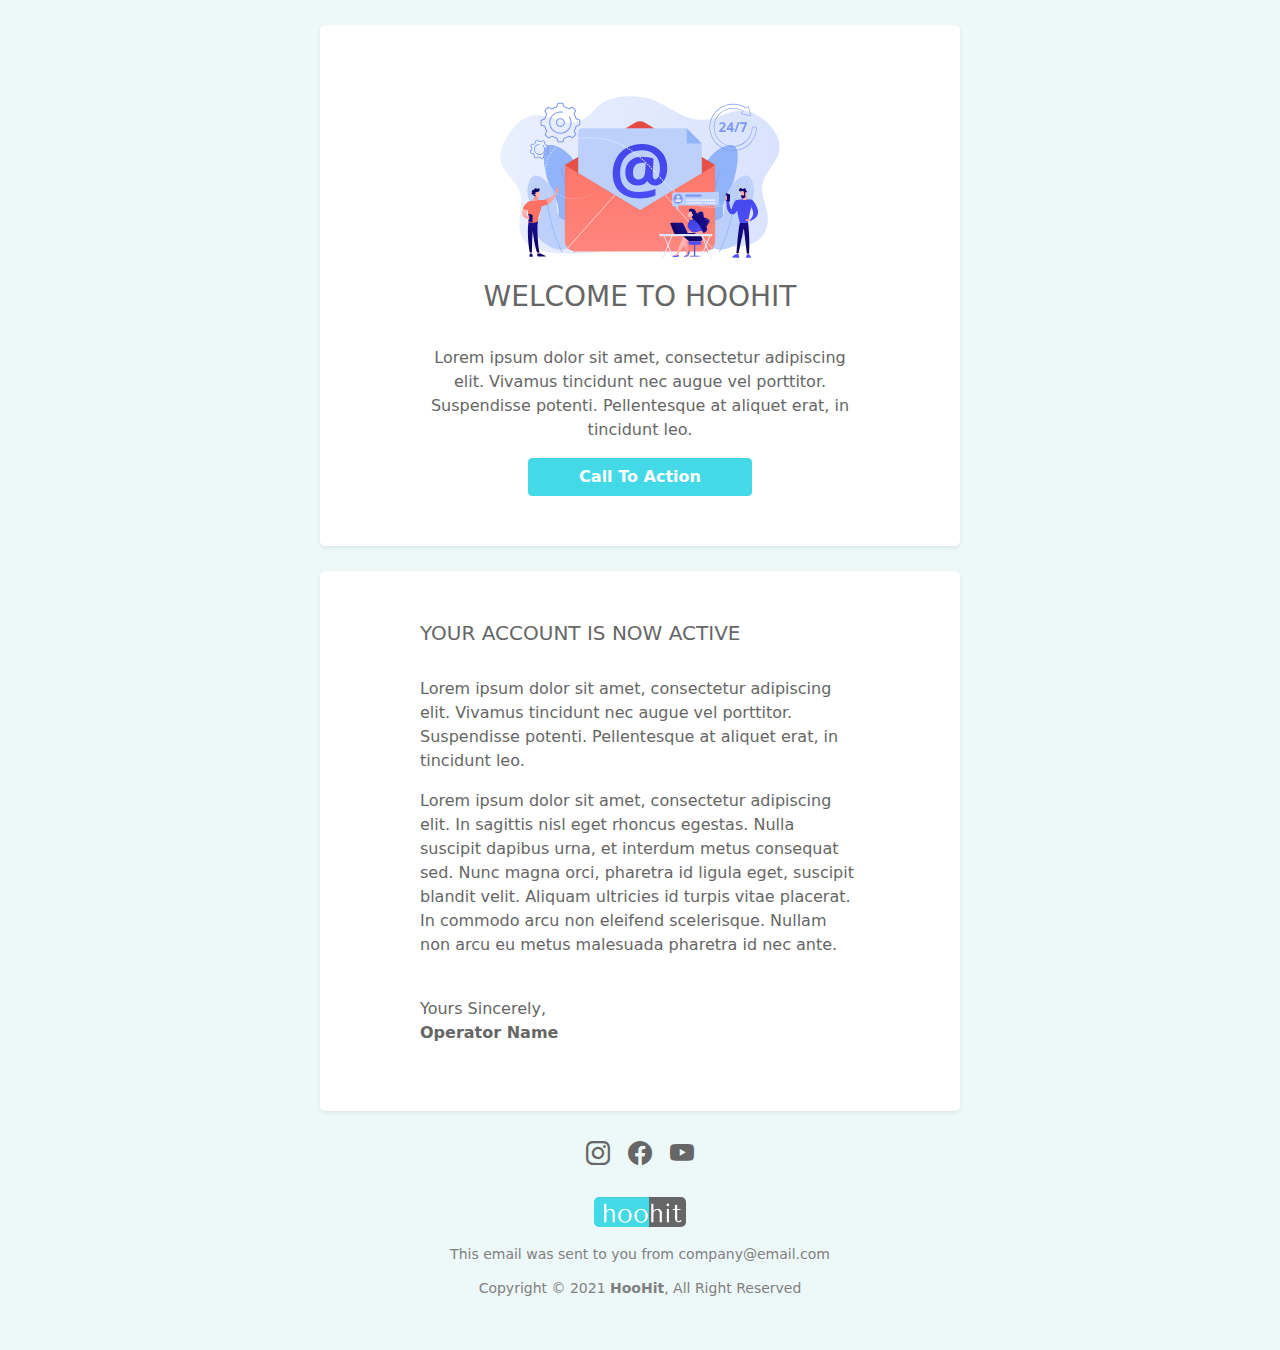
<file: email-template.html>
<!doctype html>
<html lang="en">
    <head>
        <!-- Required meta tags -->
        <meta charset="utf-8">
        <meta name="viewport" content="width=device-width, initial-scale=1">

        <!-- Bootstrap CSS -->
        <link href="css/bootstrap.css" rel="stylesheet">
        <link rel="stylesheet" href="https://cdn.jsdelivr.net/npm/bootstrap-icons@1.5.0/font/bootstrap-icons.css">
        <link rel="stylesheet" href="custom-style.css">

        <title>Email Template</title>
    </head>
    <body style="background-color: #edf8f8;">
        <div class="container" style="width: 50%;">
            <!--LOGO-->
            <!-- <div class="row" style="color: grey; font-weight: bold; padding-top: 25px; padding-bottom: 25px;">
                <div class="col-12 text-center">
                    <h6>HOOHIT</h6>
                </div>
            </div> -->
            <!--HEADER-->
            <div class="row text-center" style="padding-top: 25px; padding-bottom: 25px;">
                <div class="shadow-sm" style="color: #666666; background-color: white; padding-right: 100px; padding-left: 100px; padding-top: 50px; padding-bottom: 50px; border-radius: 5px;">
                    <img src="image/email.svg" width="70%" alt="">
                    <h3>WELCOME TO HOOHIT</h3>
                    <br>
                    <p>Lorem ipsum dolor sit amet, consectetur adipiscing elit. Vivamus tincidunt nec augue vel porttitor. Suspendisse potenti. Pellentesque at aliquet erat, in tincidunt leo.</p>
                    <button class="btn btn-cust-primary" style="font-weight: bold; color: white; padding-left: 50px; padding-right: 50px;">Call To Action</button>
                </div>
            </div>
            <!--BODY-->
            <div class="row" style="padding-bottom: 25px;">
                <div class="col-12 shadow-sm" style="color: #666666; background-color: white; padding-right: 100px; padding-left: 100px; padding-top: 50px; padding-bottom: 50px; border-radius: 5px;">
                    <h5>YOUR ACCOUNT IS NOW ACTIVE</h5>
                    <br>
                    <p>Lorem ipsum dolor sit amet, consectetur adipiscing elit. Vivamus tincidunt nec augue vel porttitor. Suspendisse potenti. Pellentesque at aliquet erat, in tincidunt leo.</p>

                    <p>Lorem ipsum dolor sit amet, consectetur adipiscing elit. In sagittis nisl eget rhoncus egestas. Nulla suscipit dapibus urna, et interdum metus consequat sed. Nunc magna orci, pharetra id ligula eget, suscipit blandit velit. Aliquam ultricies id turpis vitae placerat. In commodo arcu non eleifend scelerisque. Nullam non arcu eu metus malesuada pharetra id nec ante.</p>
                    <br>

                    <p>Yours Sincerely,
                    <br>
                    <b>Operator Name</b></p>
                </div>
            </div>
            <!--FOOTER-->
            <div class="row">
                <div class="col-12 text-center" style="padding-right: 100px; padding-left: 100px; padding-bottom: 25px; color: #666666; font-size: 24px;">
                    <div class="d-inline" style="margin-right: 10px;">
                        <i class="bi bi-instagram"></i>
                    </div>
                    <div class="d-inline" style="margin-right: 10px;">
                        <i class="bi bi-facebook"></i>
                    </div>
                    <div class="d-inline">
                        <i class="bi bi-youtube"></i>
                    </div>
                </div>
                <div class="text-center" style="padding-bottom: 15px; color: grey;">
                    <img src="image/Logo.png" width="15%" alt="" style="border-radius: 5px;"> <br>
                </div>
                <div class="text-center" style="padding-bottom: 10px; color: grey;">
                    <small>This email was sent to you from company@email.com</small>
                </div>
                <div class="text-center" style="padding-bottom: 50px; color: grey;">
                    <small>Copyright © 2021 <b>HooHit</b>, All Right Reserved</small>
                </div>
            </div>
        </div>

        <script src="js/bootstrap.js"></script>
        <script src="js/popper.min.js"></script>
    </body>
</html>
</file>
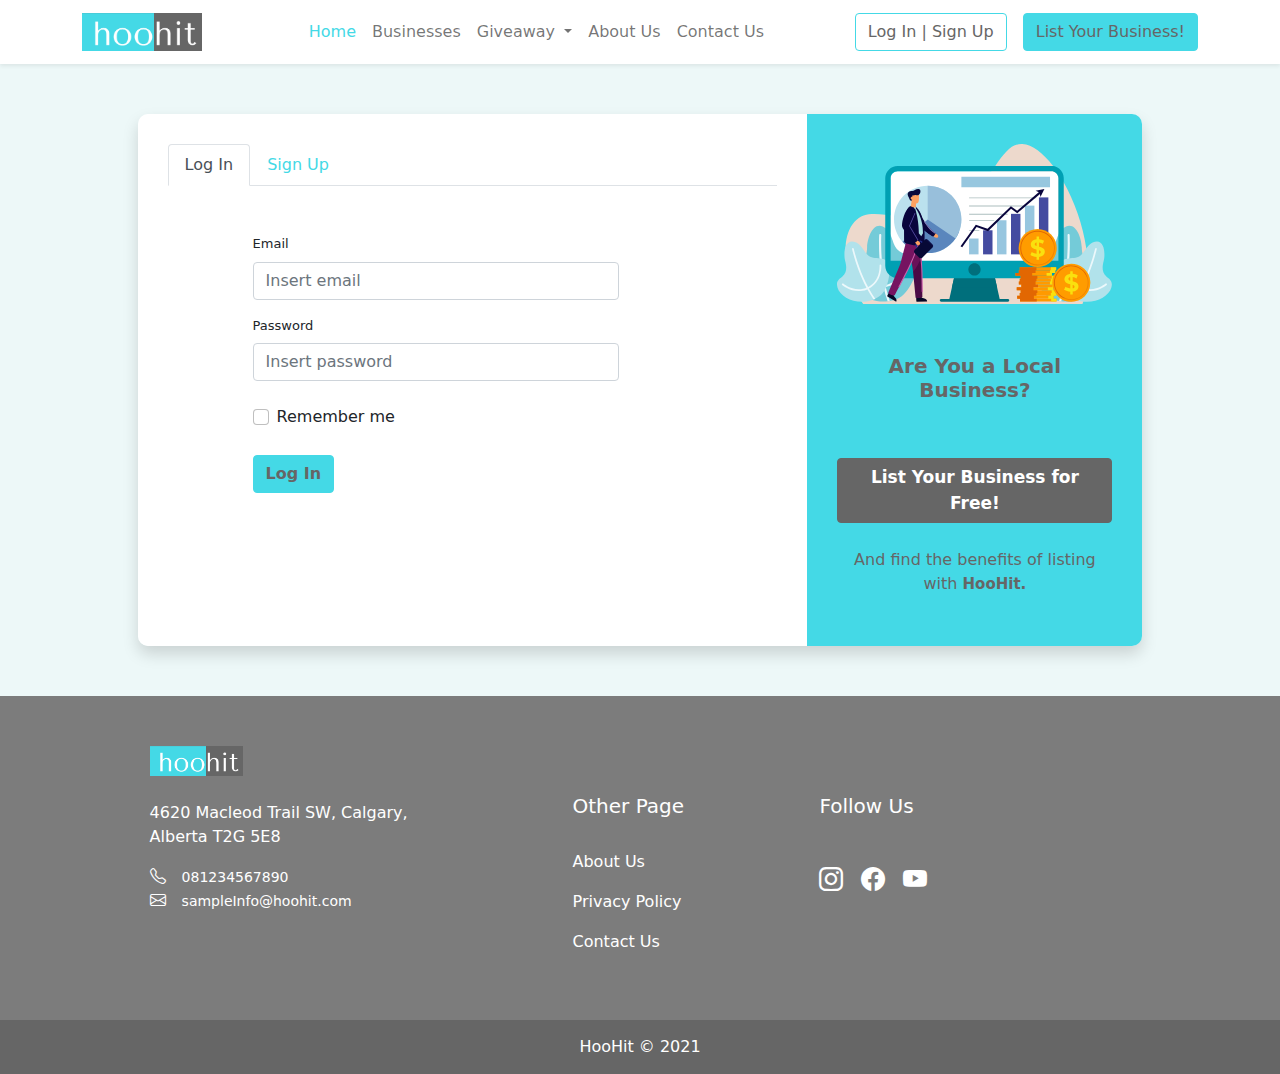
<file: login-signup.html>
<!doctype html>
<html lang="en">
  <head>
    <!-- Required meta tags -->
    <meta charset="utf-8">
    <meta name="viewport" content="width=device-width, initial-scale=1">

    <!-- Bootstrap CSS -->
    <link href="css/bootstrap.css" rel="stylesheet">
    <link rel="stylesheet" href="https://cdn.jsdelivr.net/npm/bootstrap-icons@1.5.0/font/bootstrap-icons.css">
    <link rel="stylesheet" href="custom-style.css">

    <title>Log In | Sign Up</title>
  </head>
  <body>
    <!-- NAVBAR -->
    <nav class="navbar navbar-expand-lg navbar-light shadow-sm" style="background-color: white;">
        <div class="container">
          <a class="navbar-brand" href="index.html"><img src="image/Logo.png" width="120"></a>
          <button class="navbar-toggler" type="button" data-bs-toggle="collapse" data-bs-target="#navbarSupportedContent" aria-controls="navbarSupportedContent" aria-expanded="false" aria-label="Toggle navigation">
            <span class="navbar-toggler-icon"></span>
          </button>
          <div class="collapse navbar-collapse" id="navbarSupportedContent">
            <ul class="navbar-nav mx-auto mb-2 mb-lg-0">
              <li class="nav-item">
                <a class="nav-link active" style="color: #44d9e6;" aria-current="page" href="index.html">Home</a>
              </li>
              <li class="nav-item">
                <a class="nav-link" href="businesses.html">Businesses</a>
              </li>
              <li class="nav-item dropdown">
                <a class="nav-link dropdown-toggle" href="#" id="navbarDropdown" role="button" data-bs-toggle="dropdown" aria-expanded="false">
                  Giveaway
                </a>
                <ul class="dropdown-menu" aria-labelledby="navbarDropdown">
                  <li><a class="dropdown-item" href="#">View All</a></li>
                </ul>
              </li>
              <li class="nav-item">
                <a class="nav-link" href="#">About Us</a>
              </li>
              <li class="nav-item">
                <a class="nav-link" href="#">Contact Us</a>
              </li>
            </ul>
            <form class="d-flex">
                <a  class="btn btn-cust-border" href="login-signup.html" style="margin-right: 1rem;" type="submit">Log In | Sign Up </a>
                <a  class="btn btn-cust-primary" href="business-register.html" type="submit">List Your Business!</a>
            </form>
          </div>
        </div>
      </nav>

      <div class="container-fluid" style="background-color: #edf8f8; padding-top: 50px; padding-bottom: 50px;">
        <!-- For Web View -->
        <div class="container shadow d-none d-lg-block" style="width: 80%; border-radius: 10px;">
          <div class="row">
            <div class="col-lg-8" style="padding: 30px; border-bottom-left-radius: 10px; border-top-left-radius: 10px; background-color: white;">
              <ul class="nav nav-tabs" id="myTab" role="tablist">
                <li class="nav-item" role="presentation">
                  <button class="nav-link active" id="home-tab" data-bs-toggle="tab" data-bs-target="#login" type="button" role="tab" aria-controls="home" aria-selected="true">Log In</button>
                </li>
                <li class="nav-item" role="presentation">
                  <button class="nav-link" id="profile-tab" data-bs-toggle="tab" data-bs-target="#signup" type="button" role="tab" aria-controls="profile" aria-selected="false">Sign Up</button>
                </li>
              </ul>

              <div class="tab-content" id="myTabContent">
                <div class="tab-pane fade show active" id="login" role="tabpanel" aria-labelledby="home-tab">
                  <div class="container" style="width: 80%;">
                    <label for="email" class="col-lg-12 form-label mt-5" style="font-size: 13px;">Email</label>
                    <div class="col-lg-10">
                      <input type="text" class="form-control" id="email" placeholder="Insert email">
                    </div>
                    <label for="inputPassword" class="col-lg-12 form-label mt-3" style="font-size: 13px;">Password</label>
                    <div class="col-lg-10">
                      <input type="password" class="form-control" id="inputPassword" placeholder="Insert password">
                    </div>
                    <br>
                    <div class="form-check">
                      <input class="form-check-input" type="checkbox" value="" id="flexCheckDefault">
                      <label class="form-check-label" for="flexCheckDefault">Remember me</label>
                    </div>
                    <br>
                    <a href=""  class="btn btn-cust-primary" style="margin-bottom: 20px; font-weight: bold;" type="submit">Log In</a>
                  </div>
                </div>
                
                <div class="tab-pane fade" id="signup" role="tabpanel" aria-labelledby="profile-tab">
                  <div class="container" style="width: 80%;">
                    <div class="mt-5" style="color: #44d9e6; padding-bottom: 20px;">
                      <h4>Sign Up to Win Prizes and Rate Businesses!</h4>
                    </div>
                    <div class="row">
                      <div class="col-lg-6">
                        <label for="email" class="col-lg-12 form-label" style="font-size: 13px;">Email</label>
                        <div class="col-lg-12">
                          <input type="text" class="form-control" id="email" placeholder="Insert email">
                        </div>
                      </div>
                    </div>
                    <div class="row">
                      <div class="col-lg-6">
                        <label for="inputPassword" class="col-lg-12 form-label mt-3" style="font-size: 13px;">Password</label>
                        <div class="col-lg-12">
                          <input type="password" class="form-control" id="inputPassword" placeholder="Insert password">
                        </div>
                      </div>
                      <div class="col-lg-6">
                        <label for="inputPassword" class="col-lg-12 form-label mt-3" style="font-size: 13px;">Confirm Password</label>
                        <div class="col-lg-12">
                            <input type="password" class="form-control" id="inputPassword" placeholder="Confirm password">
                        </div>
                      </div>
                    </div>
                    <br>
                    <hr>
                    <div class="row">
                      <div class="col-lg-6">
                        <label for="firstName" class="col-lg-12 form-label mt-3" style="font-size: 13px;">Firs Name</label>
                        <div class="col-lg-12">
                          <input type="text" class="form-control" id="firstName" placeholder="Insert first name">
                        </div>
                      </div>
                      <div class="col-lg-6">
                        <label for="lastName" class="col-lg-12 form-label mt-3" style="font-size: 13px;">Last Name</label>
                        <div class="col-lg-12">
                          <input type="text" class="form-control" id="lastName" placeholder="Insert last name">
                        </div>
                      </div>
                    </div>
                    <div class="row">
                      <div class="col-lg-6">
                        <label for="phone" class="col-lg-12 form-label mt-3" style="font-size: 13px;">Phone Number</label>
                        <div class="col-lg-12">
                          <input type="text" class="form-control" id="phone" placeholder="Insert phone number">
                        </div>
                      </div>
                    </div>
                    <a href="" class="btn btn-cust-primary" style="margin-top: 30px; margin-bottom: 20px; font-weight: bold;" type="submit">Register</a>
                  </div>
                </div>
              </div>
            </div>
            
            <div class="col-lg-4" style="padding: 30px; border-bottom-right-radius: 10px; border-top-right-radius: 10px; background-color: #44d9e6;">
              <div class="col-lg-12">
                <img src="image/sign up business.svg" width="100%" alt="...">
              </div>
              <div class="text-center" style="margin-top: 50px; margin-bottom: 20px;">
                <h5 style="color: #666666; font-weight: bolder;">Are You a Local Business?</h5>
                <a href="business-register.html" class="btn btn-cust-secondary mt-5" style="font-size: 17px; font-weight: bold;" type="submit">List Your Business for Free!</a>
                <p style="color:#666666; margin-top: 25px;">And find the benefits of listing with <span style="color: #666666; font-weight: bold; font-size: 15px;">HooHit.</span></p>
              </div>
            </div>
          </div>
        </div>

        <!-- For Mobile View -->
        <div class="container shadow d-lg-none d-md-block d-sm-block d-xs-block" style="border-radius: 10px;">
          <div class="row">
            <div class="col-md-12 col-sm-12 col-xs-12" style="padding: 30px; border-top-right-radius: 10px; border-top-left-radius: 10px; background-color: white;">
              <ul class="nav nav-tabs" id="myTab" role="tablist">
                <li class="nav-item" role="presentation">
                  <button class="nav-link active" id="home-tab" data-bs-toggle="tab" data-bs-target="#login-m" type="button" role="tab" aria-controls="home" aria-selected="true">Log In</button>
                </li>
                <li class="nav-item" role="presentation">
                  <button class="nav-link" id="profile-tab" data-bs-toggle="tab" data-bs-target="#signup-m" type="button" role="tab" aria-controls="profile" aria-selected="false">Sign Up</button>
                </li>
              </ul>

              <div class="tab-content" id="myTabContent">
                <div class="tab-pane fade show active" id="login-m" role="tabpanel" aria-labelledby="home-tab">
                  <div class="container">
                    <label for="email" class="col-md-6 col-sm-6 col-xs-12 form-label mt-5" style="font-size: 13px;">Email</label>
                    <div class="col-md-10 col-sm-10">
                      <input type="text" class="form-control" id="email" placeholder="Insert email">
                    </div>
                    <label for="inputPassword" class="col-md-6 col-sm-6 col-xs-12 form-label mt-3" style="font-size: 13px;">Password</label>
                    <div class="col-md-10 col-sm-10">
                      <input type="password" class="form-control" id="inputPassword" placeholder="Insert password">
                    </div>
                    <br>
                    <div class="form-check">
                      <input class="form-check-input" type="checkbox" value="" id="flexCheckDefault">
                      <label class="form-check-label" for="flexCheckDefault">Remember me</label>
                    </div>
                    <br>
                    <a  class="btn btn-cust-primary" style="margin-bottom: 20px; font-weight: bold;" type="submit">Log In</a>
                  </div>
                </div>
                
                <div class="tab-pane fade" id="signup-m" role="tabpanel" aria-labelledby="profile-tab">
                  <div class="container">
                    <div class="mt-5" style="color: #44d9e6; padding-bottom: 10px;">
                      <h5>Sign Up to Win Prizes and Rate Businesses!</h5>
                    </div>
                    <div class="row">
                      <div class="col-md-6 col-sm-6">
                        <label for="email" class="col-md-12 col-sm-12 form-label" style="font-size: 13px;">Email</label>
                        <div class="col-md-12 col-sm-12">
                          <input type="text" class="form-control" id="email" placeholder="Insert email">
                        </div>
                      </div>
                    </div>
                    <div class="row">
                      <div class="col-md-6 col-sm-6">
                        <label for="inputPassword" class="col-md-12 col-sm-12 form-label mt-3" style="font-size: 13px;">Password</label>
                        <div class="col-md-12 col-sm-12">
                          <input type="password" class="form-control" id="inputPassword" placeholder="Insert password">
                        </div>
                      </div>
                      <div class="col-md-6 col-sm-6">
                        <label for="inputPassword" class="col-md-12 col-sm-12 form-label mt-3" style="font-size: 13px;">Confirm Password</label>
                        <div class="col-md-12 col-sm-12">
                            <input type="password" class="form-control" id="inputPassword" placeholder="Confirm password">
                        </div>
                      </div>
                    </div>
                    <br>
                    <hr>
                    <div class="row">
                      <div class="col-md-6 col-sm-6">
                        <label for="firstName" class="col-md-12 col-sm-12 form-label mt-3" style="font-size: 13px;">Firs Name</label>
                        <div class="col-md-12 col-sm-12">
                          <input type="text" class="form-control" id="firstName" placeholder="Insert first name">
                        </div>
                      </div>
                      <div class="col-md-6 col-sm-6">
                        <label for="lastName" class="col-md-12 col-sm-12 form-label mt-3" style="font-size: 13px;">Last Name</label>
                        <div class="col-md-12 col-sm-12">
                          <input type="text" class="form-control" id="lastName" placeholder="Insert last name">
                        </div>
                      </div>
                    </div>
                    <div class="row">
                      <div class="col-md-6 col-sm-6">
                        <label for="phone" class="col-md-12 col-sm-12 form-label mt-3" style="font-size: 13px;">Phone Number</label>
                        <div class="col-md-12 col-sm-12">
                          <input type="text" class="form-control" id="phone" placeholder="Insert phone number">
                        </div>
                      </div>
                    </div>
                    <br>
                    <a  class="btn btn-cust-primary" style="margin-top: 30px; margin-bottom: 20px; font-weight: bold;" type="submit">Register</a>
                  </div>
                </div>
              </div>
            </div>
            
            <div class="col-md-12 col-sm-12 col-xs-12" style="padding: 30px; border-bottom-right-radius: 10px; border-bottom-left-radius: 10px; background-color: #44d9e6;">
              <div class="col-md-12 col-sm-12 col-xs-12 d-md-none d-sm-none d-xs-block">
                <img src="image/sign up business.svg" width="100%" alt="...">
              </div>
              <div class="col-md-12 col-sm-12 col-xs-12 d-none d-md-block d-sm-block text-center">
                <img src="image/sign up business.svg" width="50%" alt="...">
              </div>

              <div class="text-center" style="margin-top: 50px; margin-bottom: 20px;">
                <h5 style="color: #666666; font-weight: bolder;">Are You a Local Business?</h5>
                <a href="business-register.html" class="btn btn-cust-secondary mt-5" style="font-size: 17px; font-weight: bold;" type="submit">List Your Business for Free!</a>
                <p style="color:#666666; margin-top: 25px;">And find the benefits of listing with <span style="color: #666666; font-weight: bold; font-size: 15px;">HooHit.</span></p>
              </div>
            </div>
          </div>
        </div>
      </div>

      <div class="container-fluid" style="background-color: #7C7C7C;">
        <div class="container" style="width: 80%; padding-top: 50px; padding-bottom: 50px;">
          <div class="row">
            <div class="col-lg-4 col-md-5 col-sm-12 col-xs-12" style="color: white;">
              <img src="image/Logo.png" width="30%" alt="...">
              <p style="margin-top: 25px;">4620 Macleod Trail SW, Calgary, Alberta T2G 5E8</p>
              <i class="bi bi-telephone"></i>&ensp;&ensp;<small>081234567890</small> <br>
              <i class="bi bi-envelope"></i>&ensp;&ensp;<small>sampleInfo@hoohit.com</small>
            </div>
            <div class="d-none d-lg-block col-lg-4" style="color: white; padding-left: 100px;">
              <h5 class="mt-5">Other Page</h5>
              <br>
              <p>About Us</p>
              <p>Privacy Policy</p>
              <p>Contact Us</p>
            </div>
            <div class="d-md-block d-lg-none d-xs-block col-md-4 col-sm-4 col-xs-12" style="color: white;">
              <h5 class="mt-5">Other Page</h5>
              <br>
              <p>About Us</p>
              <p>Privacy Policy</p>
              <p>Contact Us</p>
            </div>
            <div class="col-lg-4 col-md-3 col-sm-12 col-xs-12" style="color: white; font-size: 24px;">
              <h5 class="mt-5">Follow Us</h5>
              <br>
              <div class="d-inline" style="margin-right: 10px;">
                <i class="bi bi-instagram"></i>
              </div>
              <div class="d-inline" style="margin-right: 10px;">
                <i class="bi bi-facebook"></i>
              </div>
              <div class="d-inline">
                <i class="bi bi-youtube"></i>
              </div>
            </div>
          </div>
        </div>
      </div>

      <div class="container-fluid text-center" style="background-color: #666666;">
        <div style="padding-top: 15px; padding-bottom: 15px; color: white;">HooHit © 2021</div>
      </div>

    <script src="js/bootstrap.js"></script>
    <script src="js/popper.min.js"></script>
  </body>
</html>
</file>
<file: custom-style.css>
.owl-prev {
    left: -30px;
}

.owl-next {
    right: -30px;
}

.owl-prev, .owl-next {
    position:absolute;
    top: -35px;
}

.owl-prev span, .owl-next span {
    font-size: 50px;
    color: #666666;
}

.owl-theme, .owl-nav[class*=owl-]:hover{
    background-color: transparent;
    border-width: 0px;
}

.owl-bubble {
    background-color: #666666; 
    height: 30px;
    border-radius: 15px;
}

.owl-bubble-content {
    padding: 10px;
    color: white;
}

.card-img-cust-top {
    height: 50%;
    width: 100%;
    object-fit: cover;
}

.card-img-cust-top-mobile {
    height: 24vh;
    width: 100%;
    object-fit: cover;
}

.card-img-top {
  height: 45vh;
  width: 100%;
  object-fit: cover;
}

.btn-cust-primary {
    background-color: #44d9e6; 
    border-color: #44d9e6; 
    color: #666666;
  }
  .btn-cust-primary:hover {
    background-color: #34bcc9;
  }
  /* .btn-cust-primary:active {
    border-color: #228c96;
    border-width: 2px;
  } */

.btn-cust-secondary {
    background-color: #666666;
    border-color: #666666;
    color: white;
}
.btn-cust-secondary:hover {
    background-color: #414040;
    color: white;
}
/* .btn-cust-secondary:active {
    border-color: #252525;
    border-width: 2px;
} */

  .btn-cust-border {
    border-color: #44d9e6; 
    color: #666666
  }
  .btn-cust-border:hover {
    background-color: #edf8f8;
  }
  /* .btn-cust-border:active {
    border-color: #44d9e6;
    border-width: 2px;
  } */
</file>
